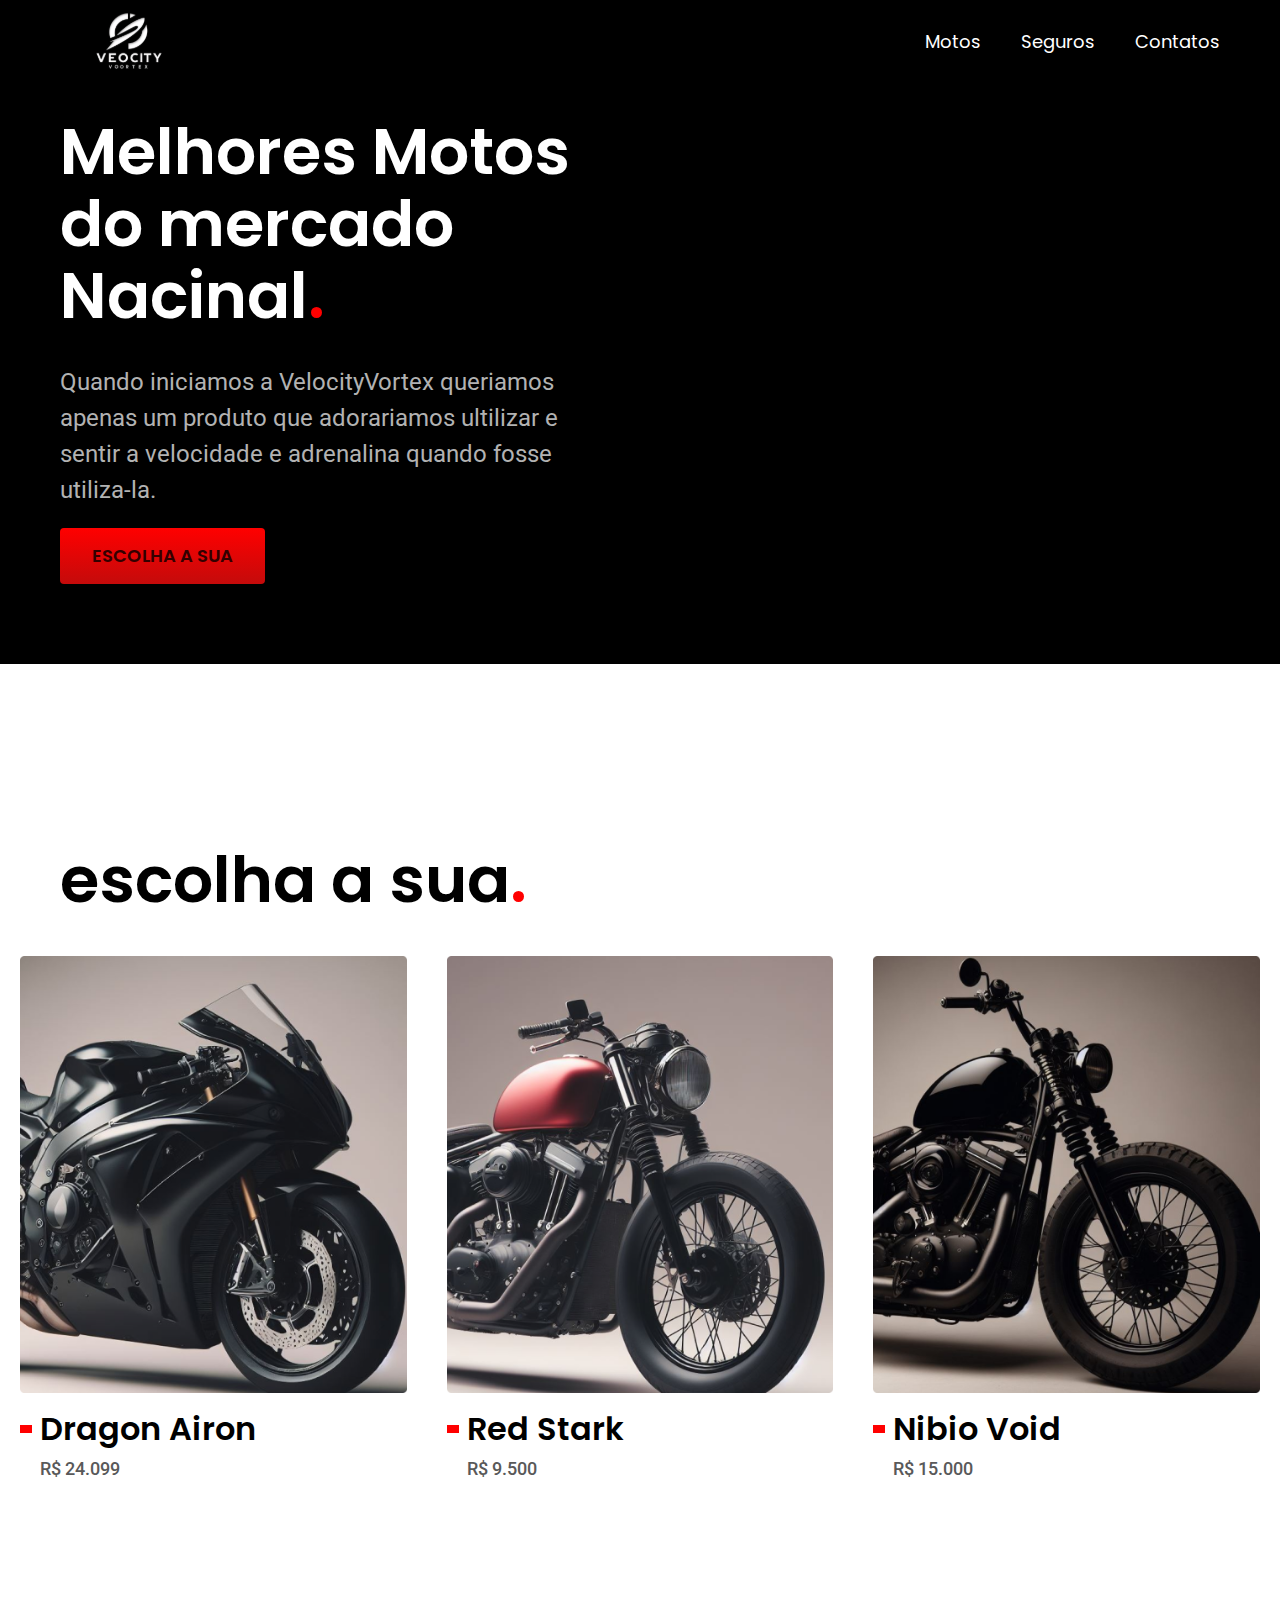
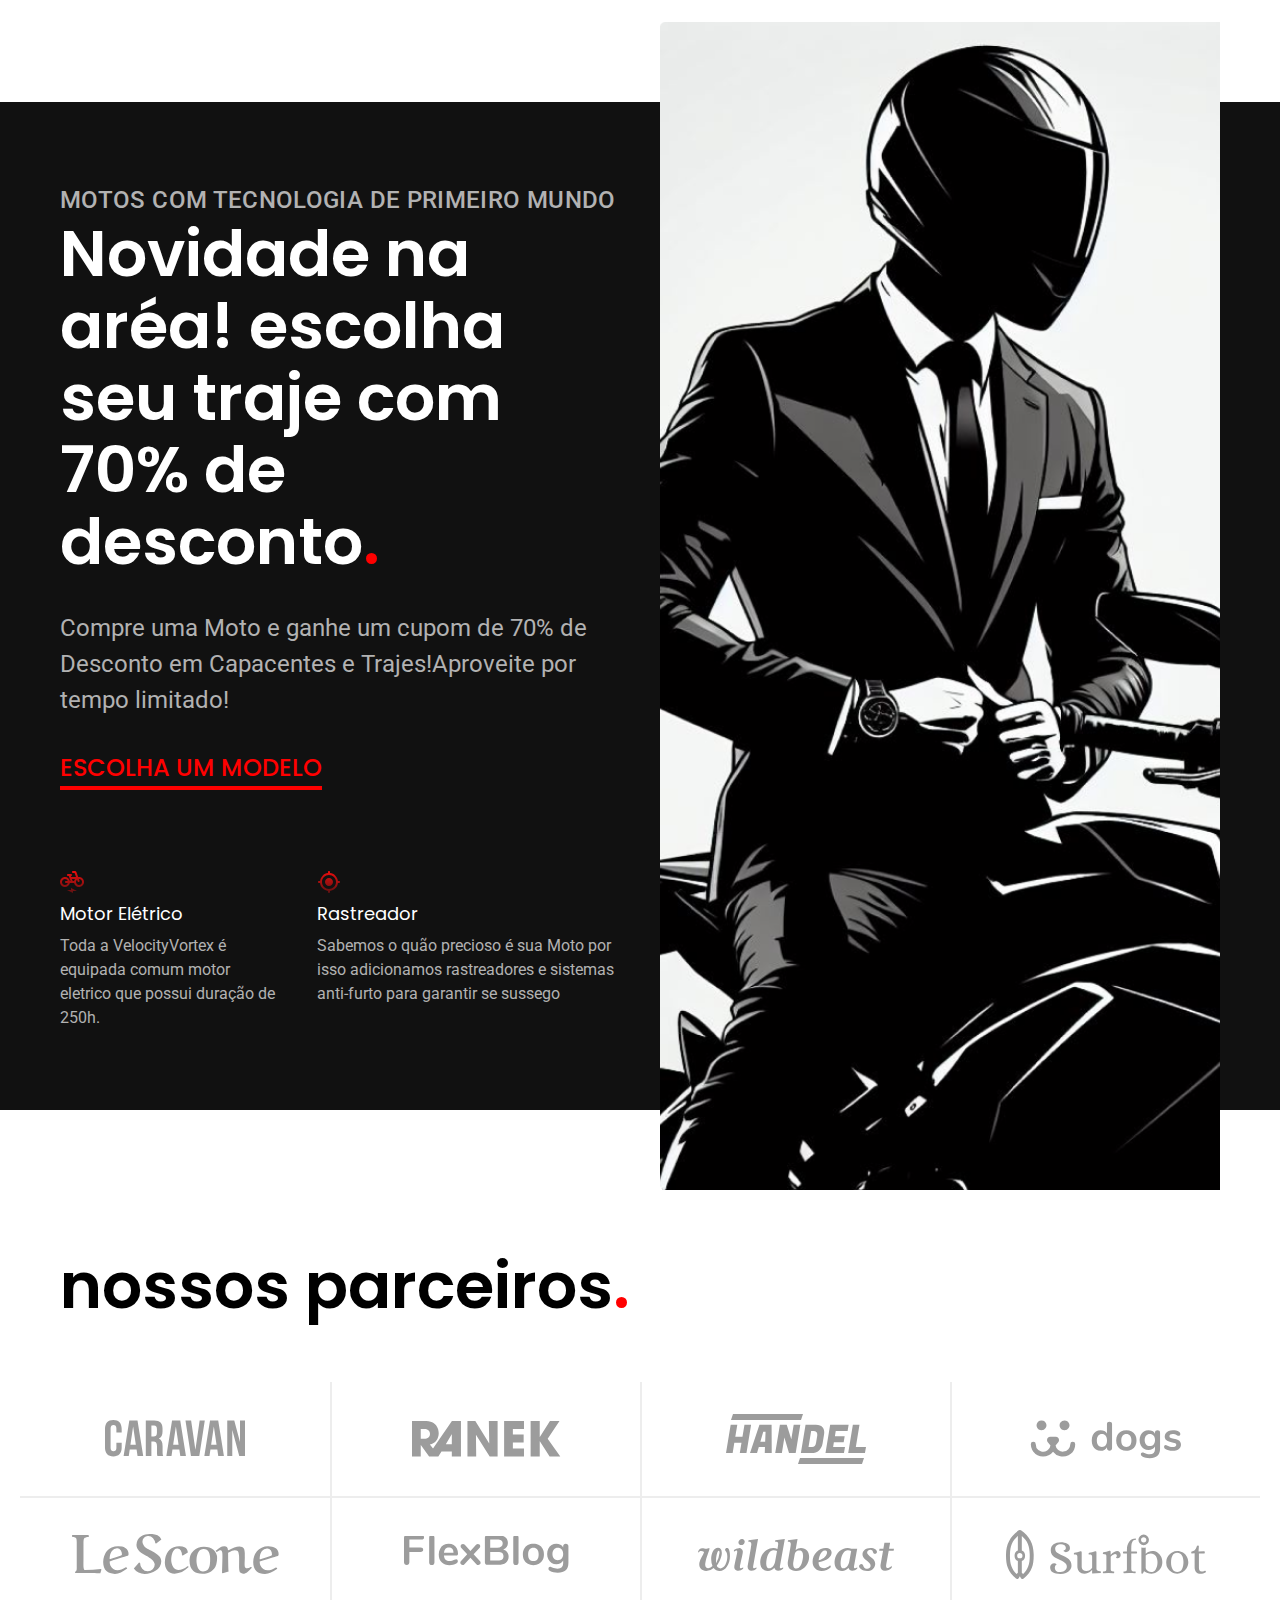
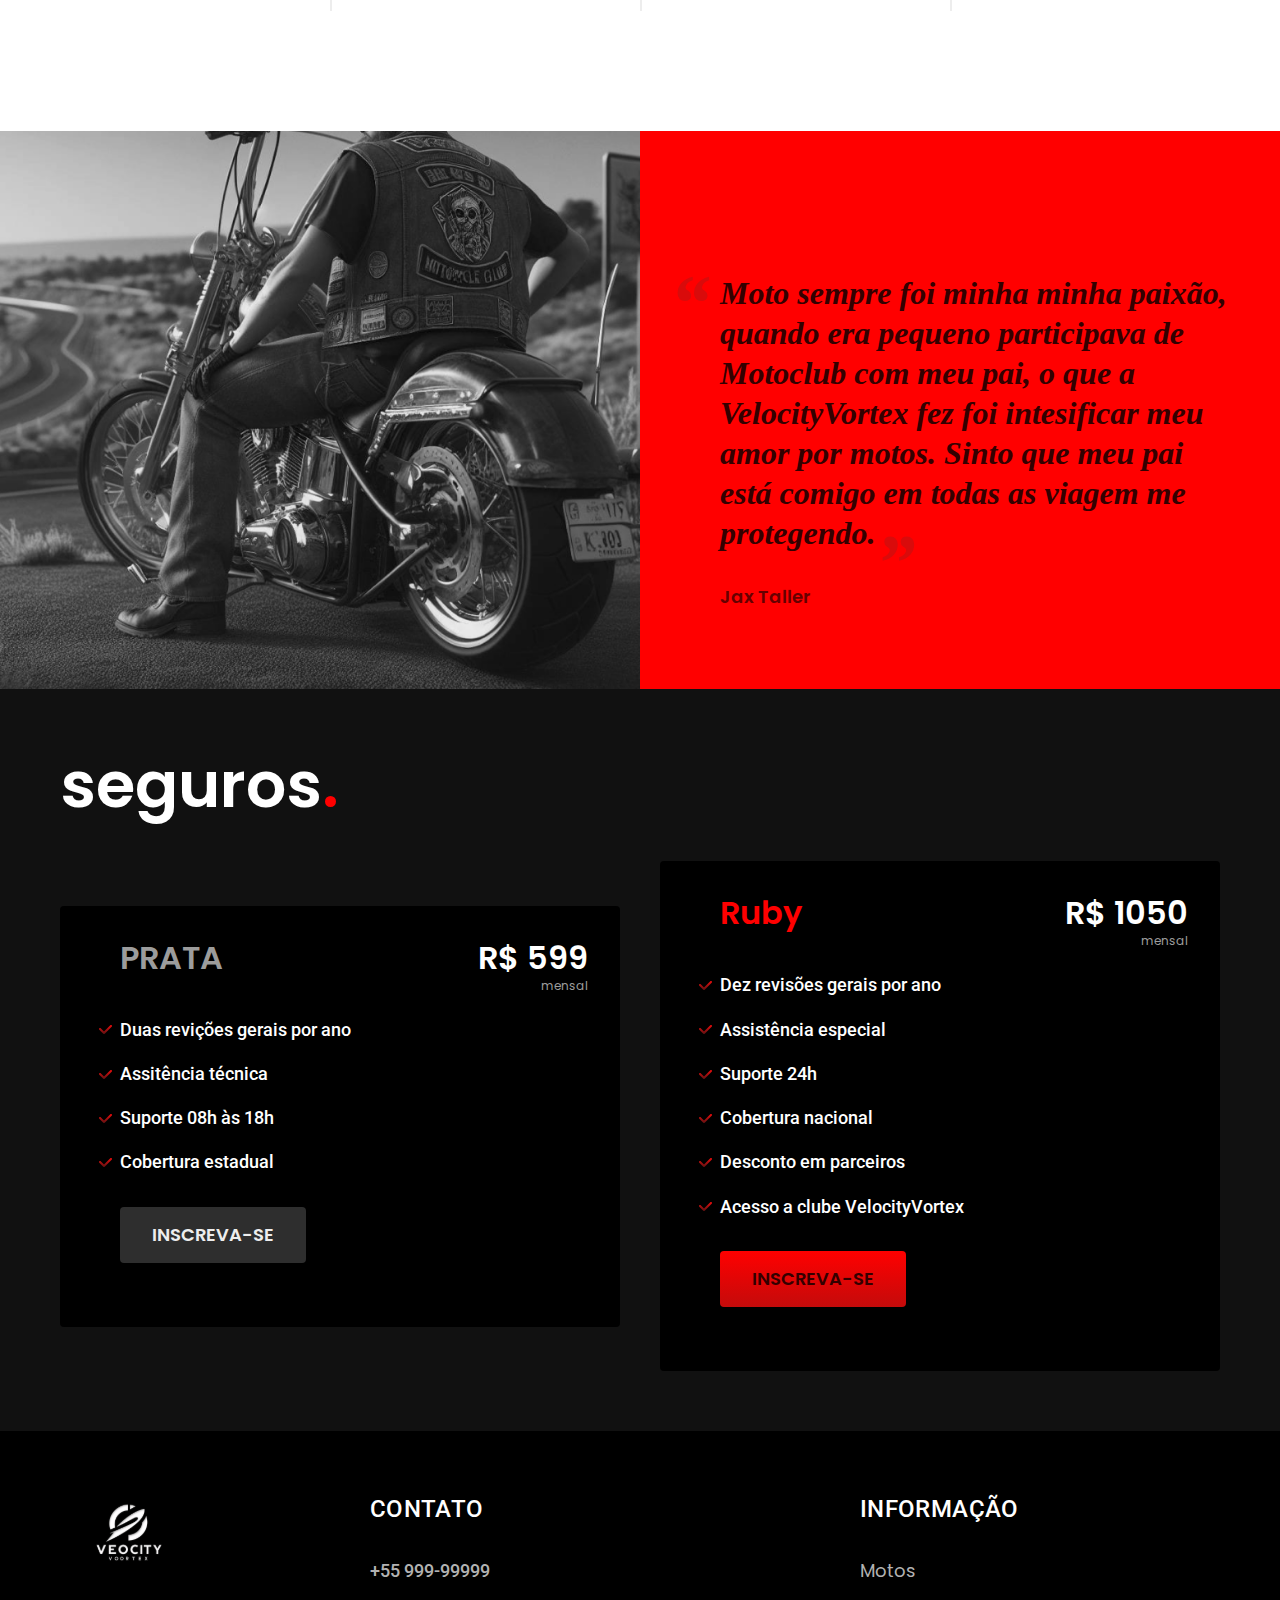
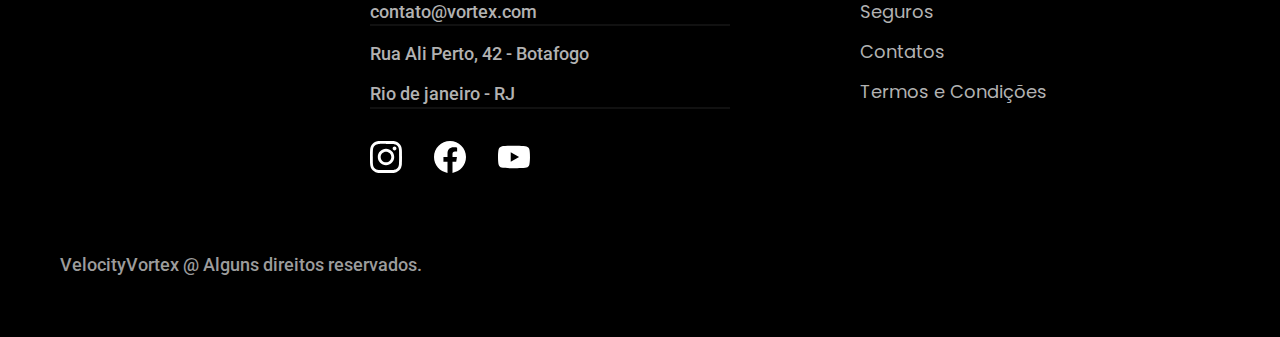
<file: index.html>
<!DOCTYPE html>
<html lang="pt-br">

<head>
  <meta charset="UTF-8">
  <meta name="viewport" content="width=device-width, initial-scale=1.0">

  <title>VelocityVortex - Motos Nascionais</title>
  <meta name="description" content="Quando iniciamos a VelocityVortex queriamos apenas um produto que adorariamos ultilizar e sentir a velocidade e adrenalina quando fosse utilizala. Somos apaixonados em Pilotar e Também fazer-lás.">

  <link rel="icon" href="./favicon.svg" type="image/svg+xml">

  <link rel="preload" href="./css/style.min.css" as="style">
  <link rel="stylesheet" href="./css/style.min.css">

  <link rel="preconnect" href="https://fonts.googleapis.com">
  <link rel="preconnect" href="https://fonts.gstatic.com" crossorigin>
  <link href="https://fonts.googleapis.com/css2?family=Merriweather:ital,wght@1,900&family=Poppins:wght@400;600&family=Roboto:wght@400;500&display=swap" rel="stylesheet">


  <script>
    document.documentElement.classList.add('js');
  </script>
</head>

<body>
  <header class="header-bg">
    <div class="header conteiner">
      <a href="./index.html">
        <img src="./img01/logo (2).svg" width="136" height="32" alt="VelocityVortex">
      </a>

      <nav aria-label="primaria">
        <ul class="header-menu font-1-m cor-0">
          <li><a href="./motos.html">Motos</a></li>
          <li><a href="./seguros.html">Seguros</a></li>
          <li><a href="./contatos.html">Contatos</a></li>
        </ul>
      </nav>
    </div>
  </header>

  <main class="introducao-bg">
    <div class="introducao conteiner">
      <div class="introducao-conteudo">
        <h1 class="font-1-xxl cor-0 fadeInDown" data-anime="200">Melhores Motos do mercado Nacinal<span class="cor-p1">.</span></h1>
        <p class="font-2-l cor-5 fadeInDown" data-anime="400">Quando iniciamos a VelocityVortex queriamos apenas um produto que adorariamos ultilizar e sentir a velocidade e adrenalina quando fosse utiliza-la.</p>
        <a class="botao fadeInDown" href="./motos.html" data-anime="600">escolha a sua</a>
      </div>
      <picture data-anime="800" class="fadeInDown">
        <source media="(max-width: 800px)" srcset="./img01/fotos/introducao.png">
        <img src="./img01/fotos/introducao.png" width="1280" height="1600" alt="Bicicleta elétrica preta.">
      </picture>
    </div>
  </main>

  <article class="bicicletas-lista">
    <h2 class="conteiner font-1-xxl">escolha a sua<span class="cor-p1">.</span></h2>

    <ul>
      <li>
        <a href="./bicicletas/Dragon.html">
          <img src="img01/motos/moto1.png" alt="Moto um" width="920" height="1040">
          <h3 class="font-1-xl">Dragon Airon</h3>
          <span class="font-2-m cor-8">R$ 24.099</span>
        </a>
      </li>
      <li>
        <a href="./bicicletas/Red.html">
          <img src="./img01/motos/moto2.png" alt="Moto dois" width="920" height="1040">
          <h3 class="font-1-xl">Red Stark</h3>
          <span class="font-2-m cor-8">R$ 9.500</span>
        </a>
      </li>
      <li>
        <a href="./bicicletas/nibio.html">
          <img src="./img01/motos/moto3.png" alt="Moto três" width="920" height="1040">
          <h3 class="font-1-xl">Nibio Void</h3>
          <span class="font-2-m cor-8">R$ 15.000</span>
        </a>
      </li>
    </ul>
  </article>

  <article class="tec-bg">
    <div class="tec conteiner">
      <div class="tec-conteudo">
        <span class="font-2-l-b cor-5">MOTOS COM TECNOLOGIA DE PRIMEIRO MUNDO</span>
        <h2 class="font-1-xxl cor-0">Novidade na aréa! escolha seu traje com 70% de desconto<span class="cor-p1">.</span></h2>
        <p class="font-2-l cor-5">Compre uma Moto e ganhe um cupom de 70% de Desconto em Capacentes e Trajes!Aproveite por tempo limitado!</p>
        <a class="link" href="./motos.html"> Escolha um modelo</a>

        <div class="tec-vatagens">
          <div>
            <img src="./img01/icones/eletrica.svg" width="24" height="24" alt="">
            <h3 class="font-1-m cor-0">Motor Elétrico</h3>
            <p class="font-2-s cor-5">Toda a VelocityVortex é equipada comum motor eletrico que possui duração de 250h.</p>
          </div>
          <div>
            <img src="./img01/icones/rastreador.svg" width="24" height="24" alt="">
            <h3 class="font-1-m cor-0">Rastreador</h3>
            <p class="font-2-s cor-5">Sabemos o quão precioso é sua Moto por isso adicionamos rastreadores e sistemas anti-furto para garantir se sussego</p>
          </div>
        </div>
      </div>
      <div class="tec-img">
        <img src="./img01/fotos/tecnologia (2).png" width="1200" height="1920" alt="">
      </div>
    </div>
  </article>

  <section class="parceiros" aria-label="Nossos Parceiros">
    <h2 class="conteiner font-1-xxl">nossos parceiros<span class="cor-p1">.</span></h2>
    <ul>
      <li><img src="./img/parceiros/caravan.svg" alt="Caravan" width="140" height="38"></li>
      <li><img src="./img/parceiros/ranek.svg" alt="Ranek" width="149" height="36"></li>
      <li><img src="./img/parceiros/handel.svg" alt="Handel" width="140" height="50"></li>
      <li><img src="./img/parceiros/dogs.svg" alt="Dogs" width="152" height="39"></li>
      <li><img src="./img/parceiros/lescone.svg" alt="LeScone" width="208" height="41"></li>
      <li><img src="./img/parceiros/flexblog.svg" alt="FlexBlog" width="165" height="38"></li>
      <li><img src="./img/parceiros/wildbeast.svg" alt="Wildbeast" width="196" height="34"></li>
      <li><img src="./img/parceiros/surfbot.svg" alt="Surfbot" width="200" height="49"></li>

    </ul>
  </section>

  <section class="depoimento" aria-label="Depoimento">
    <div>
      <img src="./img01/fotos/depoimento.png" width="1560" height="1360" alt="Pessoa pedalando uma bicicleta VelocityVortex">
    </div>
    <div class="depoimento-conteudo">
      <blockquote class="font-1-xl cor-p5">
        <p>Moto sempre foi minha minha paixão, quando era pequeno participava de Motoclub com meu pai, o que a VelocityVortex fez foi intesificar meu amor por motos. Sinto que meu pai está comigo em todas as viagem me protegendo.</p>
      </blockquote>
      <span class="font-1-m-b cor-p4">Jax Taller</span>
    </div>
  </section>

  <article class="seguro-bg">
    <div class="seguro conteiner">
      <h2 class="font-1-xxl cor-0">seguros<span class="cor-p1">.</span></h2>
      <div class="seguro-item">
        <h3 class="font-1-xl cor-6">PRATA</h3>
        <span class="font-1-xl cor-0">R$ 599 <span class="font-1-xs cor-6">mensal</span></span>
        <ul class="font-2-m cor-0">
          <li>Duas revições gerais por ano</li>
          <li>Assitência técnica</li>
          <li>Suporte 08h às 18h</li>
          <li>Cobertura estadual</li>
        </ul>
        <a class="botao secundario" href="./orcamento.html?tipo=seguro&produto=prata">Inscreva-se</a>
      </div>
      <div class="seguro-item">
        <h3 class="font-1-xl cor-p1">Ruby</h3>
        <span class="font-1-xl cor-0">R$ 1050<span class="font-1-xs cor-6">mensal</span></span>
        <ul class="font-2-m cor-0">
          <li>Dez revisões gerais por ano</li>
          <li>Assistência especial</li>
          <li>Suporte 24h</li>
          <li>Cobertura nacional</li>
          <li>Desconto em parceiros</li>
          <li>Acesso a clube VelocityVortex</li>
        </ul>
        <a class="botao " href="./orcamento.html?tipo=seguro&produto=Ruby">Inscreva-se</a>
      </div>
    </div>
  </article>

  <footer class="footer-bg">
    <div class="footer conteiner">
      <img src="./img01/logo (2).svg" width="136" height="32" alt="VelocityVortex">
      <div class="footer-contato">
        <h3 class="font-2-l-b cor-0">Contato</h3>
        <ul class="font-2-m cor-5">
          <li><a href="tel:+5521999999999">+55 999-99999</a></li>
          <li><a href="mailto:contato@vortex.com">contato@vortex.com</a></li>
          <li>Rua Ali Perto, 42 - Botafogo</li>
          <li>Rio de janeiro - RJ</li>
        </ul>
        <div class="footer-redes">
          <a href="./">
            <img src="./img01/redes/instagram.svg" width="32" height="32" alt="Instagram">
          </a>
          <a href="./">
            <img src="./img01/redes/facebook.svg" width="32" height="32" alt="Facebook">
          </a>
          <a href="./">
            <img src="./img01/redes/youtube.svg" width="32" height="32" alt="Youtube">
          </a>
          </a>
        </div>
      </div>
      <div class="footer-informacao">
        <h3 class="font-2-l-b cor-0">Informação</h3>
        <nav>
          <ul class="font-1-m cor-5">
            <li><a href="./motos.html">Motos</a></li>
            <li><a href="./seguros.html">Seguros</a></li>
            <li><a href="./contatos.html">Contatos</a></li>
            <li><a href="./termos.html">Termos e Condições</a></li>
          </ul>
        </nav>
      </div>
      <p class="footer-copy font-2-m cor-6">VelocityVortex @ Alguns direitos reservados.</p>
    </div>
  </footer>
  <script src="./js/plugins/simple-anime.js"></script>
  <script src="./js/script.js"></script>

</body>

</html>
</file>
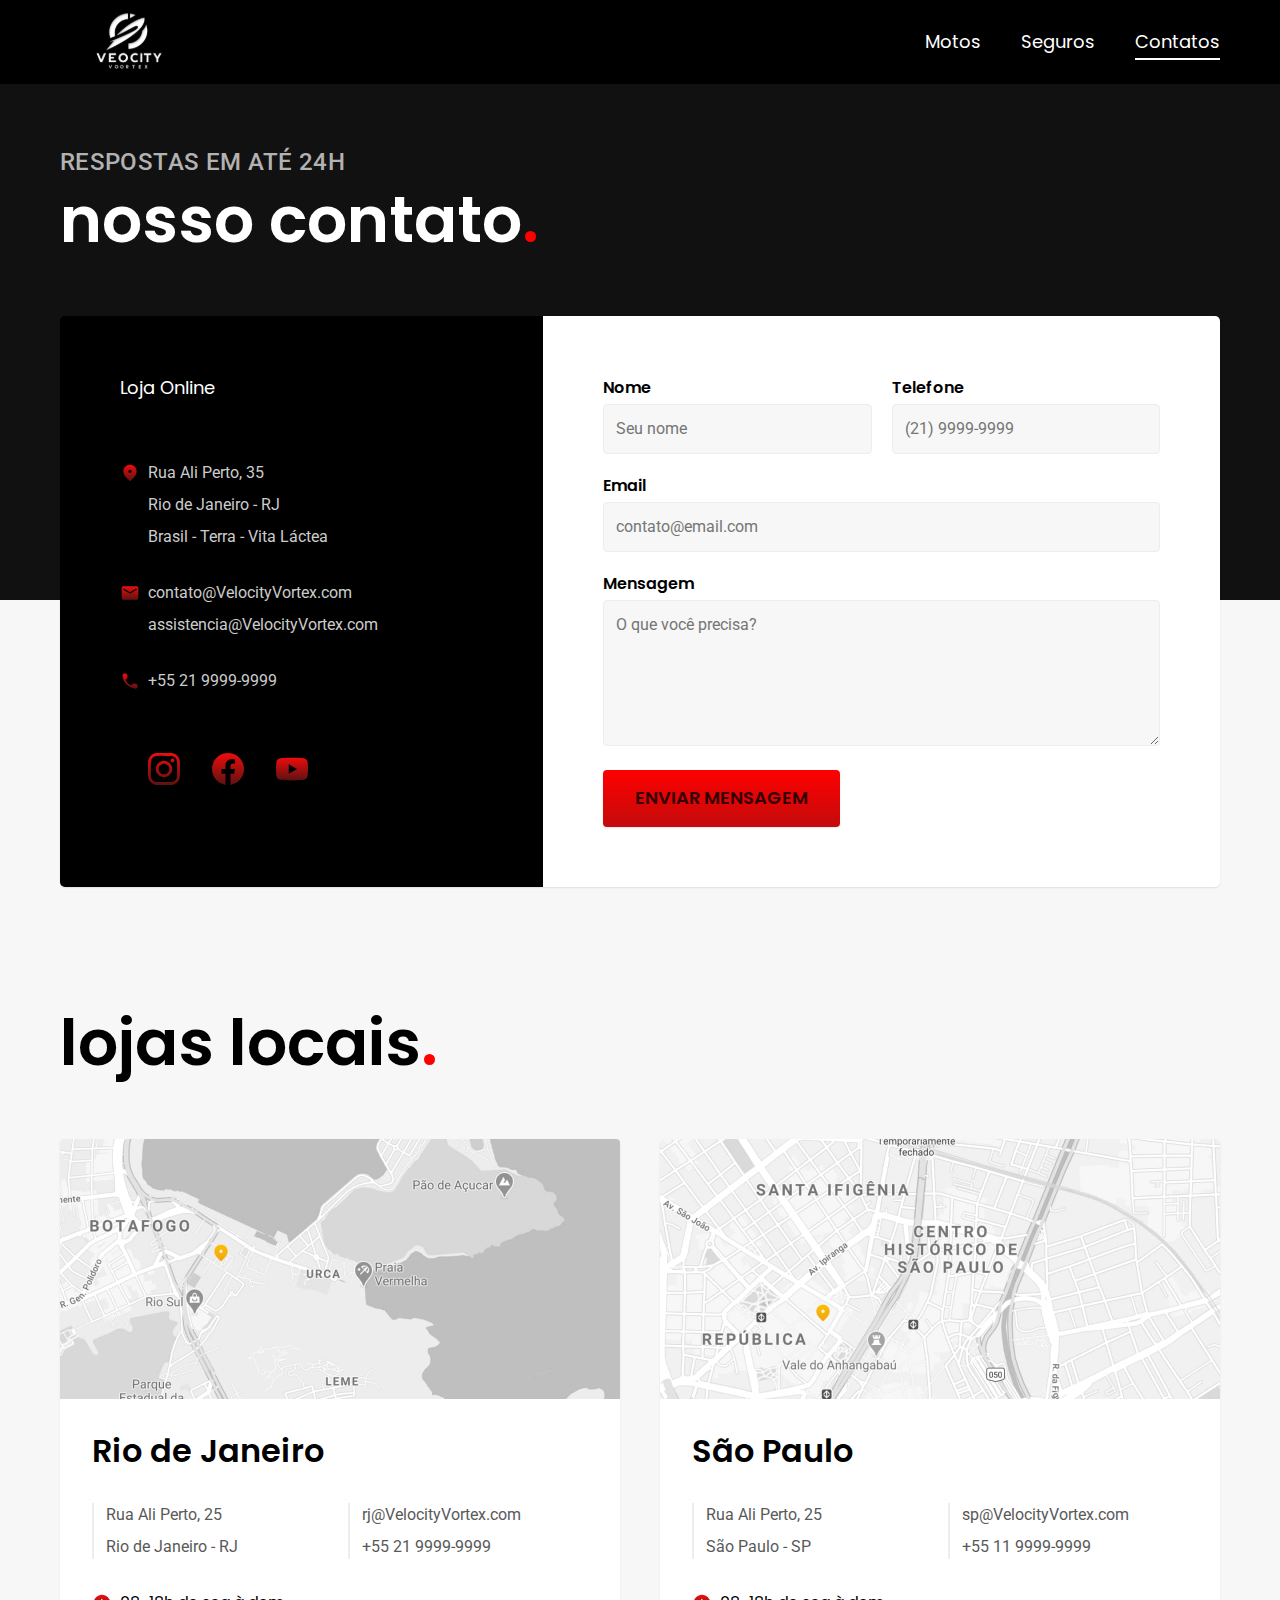
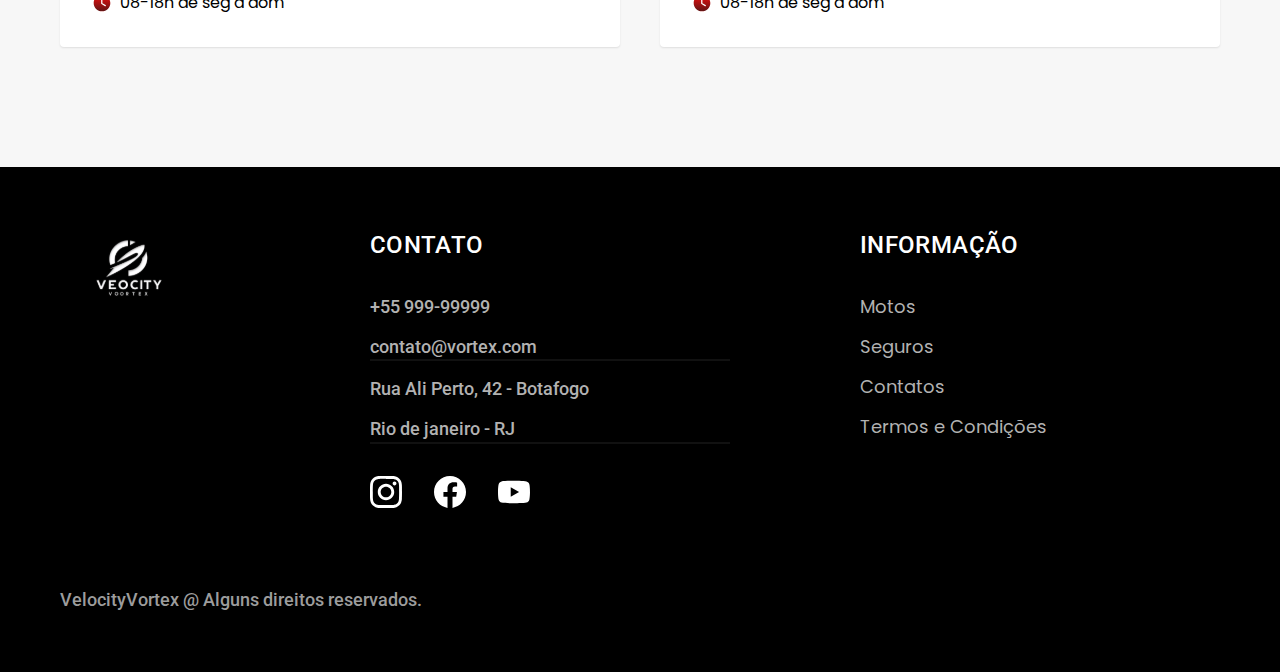
<file: contatos.html>
<!DOCTYPE html>
<html lang="pt-br">

<head>
  <meta charset="UTF-8">
  <meta name="viewport" content="width=device-width, initial-scale=1.0">

  <title>Contato - VelocityVortex</title>
  <meta name="description" content="Bicicleta elétrica de alta precisão e qualidade, feitos sob medidas para o cliente. Explore o mundo na sua velocidade com a VelocityVortex.">

  <link rel="icon" href="./favicon.svg" type="image/svg+xml">

  <link rel="preload" href="./css/style.min.css" as="style">
  <link rel="stylesheet" href="./css/style.min.css">
  <link rel="stylesheet" href="./css/style.min.css">

  <link rel="preconnect" href="https://fonts.googleapis.com">
  <link rel="preconnect" href="https://fonts.gstatic.com" crossorigin>
  <link href="https://fonts.googleapis.com/css2?family=Merriweather:ital,wght@1,900&family=Poppins:wght@400;600&family=Roboto:wght@400;500&display=swap" rel="stylesheet">
  <script>
    document.documentElement.classList.add('js');
  </script>
</head>

<body id="contato">
  <header class="header-bg">
    <div class="header conteiner">
      <a href="./index.html">
        <img src="./img01/logo (2).svg" width="136" height="32" alt="VelocityVortex">
      </a>

      <nav aria-label="primaria">
        <ul class="header-menu font-1-m cor-0">
          <li><a href="./motos.html">Motos</a></li>
          <li><a href="./seguros.html">Seguros</a></li>
          <li><a href="./contatos.html">Contatos</a></li>
        </ul>
      </nav>
    </div>
  </header>

  <main>
    <div class="titulo-bg">
      <div class="titulo conteiner">
        <p class="font-2-l-b cor-5">Respostas em até 24h</p>
        <h1 class="font-1-xxl cor-0">nosso contato<span class="cor-p1">.</span></h1>
      </div>
    </div>

    <div class="contato conteiner">
      <section class="contato-dados" aria-label="Endereço">
        <h2 class="font-1-m cor-0">Loja Online</h2>
        <div class="contato-endereco font-2-s cor-4">
          <p>Rua Ali Perto, 35</p>
          <p>Rio de Janeiro - RJ</p>
          <p>Brasil - Terra - Vita Láctea</p>
        </div>
        <address class="contato-meios font-2-s cor-4">
          <a href="mailto:contato@VelocityVortex.com">contato@VelocityVortex.com</a>
          <a href="mailto:assistencia@VelocityVortex.com">assistencia@VelocityVortex.com</a>
          <a href="tel:+552199999999">+55 21 9999-9999</a>
        </address>
        <div class="contato-redes">
          <a href="./">
            <img src="./img01/redes/instagram-p.svg" alt="Instagram">
          </a>
          <a href="./">
            <img src="./img01/redes/facebook-p.svg" alt="Facebook">
          </a>
          <a href="./">
            <img src="./img01/redes/youtube-p.svg" alt="Youtube">
          </a>
        </div>
      </section>
      <section class="contato-formulario" aria-label="Formulário">
        <form class="form" action="./contato.html">
          <div>
            <label for="nome">Nome</label>
            <input type="text" id="nome" name="nome" placeholder="Seu nome">
          </div>
          <div>
            <label for="telefone">Telefone</label>
            <input type="text" id="telefone" name="telefone" placeholder="(21) 9999-9999">
          </div>
          <div class="col-2">
            <label for="email">Email</label>
            <input type="email" id="email" name="email" placeholder="contato@email.com">
          </div>
          <div class="col-2">
            <label for="mensagem">Mensagem</label>
            <textarea rows="5" id="mensagem" name="mensagem" placeholder="O que você precisa?"></textarea>
          </div>
          <button class="botao col-2">Enviar Mensagem</button>
        </form>
      </section>
    </div>
  </main>

  <article class="lojas conteiner">
    <h2 class="font-1-xxl">lojas locais<span class="cor-p1">.</span></h2>
    <div class="lojas-item">
      <img src="./img/lojas/rj.jpg" alt="mapa marcando o endereço em Rua Ali Perto, 25 - Rio de Janeiro - RJ">
      <div class="lojas-conteudo">
        <h3 class="font-1-xl">Rio de Janeiro</h3>
        <div class="lojas-dados font-2-s cor-8">
          <p>Rua Ali Perto, 25</p>
          <p>Rio de Janeiro - RJ</p>
        </div>
        <div class="lojas-dados font-2-s cor-8">
          <a href="mailto:rj@VelocityVortex.com">rj@VelocityVortex.com</a>
          <a href="tel:+552199999999">+55 21 9999-9999</a>
        </div>
        <p class="lojas-tempo font-1-s"><img src="./img01/icones/horario.svg" alt="">08-18h de seg à dom</p>
      </div>
    </div>

    <div class="lojas-item">
      <img src="./img/lojas/sp.jpg" alt="mapa marcando o endereço em Rua Ali Perto, 25 - São Paulo - SP">
      <div class="lojas-conteudo">
        <h3 class="font-1-xl">São Paulo</h3>
        <div class="lojas-dados font-2-s cor-8">
          <p>Rua Ali Perto, 25</p>
          <p>São Paulo - SP</p>
        </div>
        <div class="lojas-dados font-2-s cor-8">
          <a href="mailto:sp@VelocityVortex.com">sp@VelocityVortex.com</a>
          <a href="tel:+551199999999">+55 11 9999-9999</a>
        </div>
        <p class="lojas-tempo font-1-s"><img src="./img01/icones/horario.svg" alt="">08-18h de seg à dom</p>
      </div>
    </div>
  </article>


  <footer class="footer-bg">
    <div class="footer conteiner">
      <img src="./img01/logo (2).svg" width="136" height="32" alt="VelocityVortex">
      <div class="footer-contato">
        <h3 class="font-2-l-b cor-0">Contato</h3>
        <ul class="font-2-m cor-5">
          <li><a href="tel:+5521999999999">+55 999-99999</a></li>
          <li><a href="mailto:contato@vortex.com">contato@vortex.com</a></li>
          <li>Rua Ali Perto, 42 - Botafogo</li>
          <li>Rio de janeiro - RJ</li>
        </ul>
        <div class="footer-redes">
          <a href="./">
            <img src="./img01/redes/instagram.svg" width="32" height="32" alt="Instagram">
          </a>
          <a href="./">
            <img src="./img01/redes/facebook.svg" width="32" height="32" alt="Facebook">
          </a>
          <a href="./">
            <img src="./img01/redes/youtube.svg" width="32" height="32" alt="Youtube">
          </a>
          </a>
        </div>
      </div>
      <div class="footer-informacao">
        <h3 class="font-2-l-b cor-0">Informação</h3>
        <nav>
          <ul class="font-1-m cor-5">
            <li><a href="./motos.html">Motos</a></li>
            <li><a href="./seguros.html">Seguros</a></li>
            <li><a href="./contatos.html">Contatos</a></li>
            <li><a href="./termos.html">Termos e Condições</a></li>
          </ul>
        </nav>
      </div>
      <p class="footer-copy font-2-m cor-6">VelocityVortex @ Alguns direitos reservados.</p>
    </div>
  </footer>
  <script src="./js/script.js"></script>
</body>

</html>
</file>
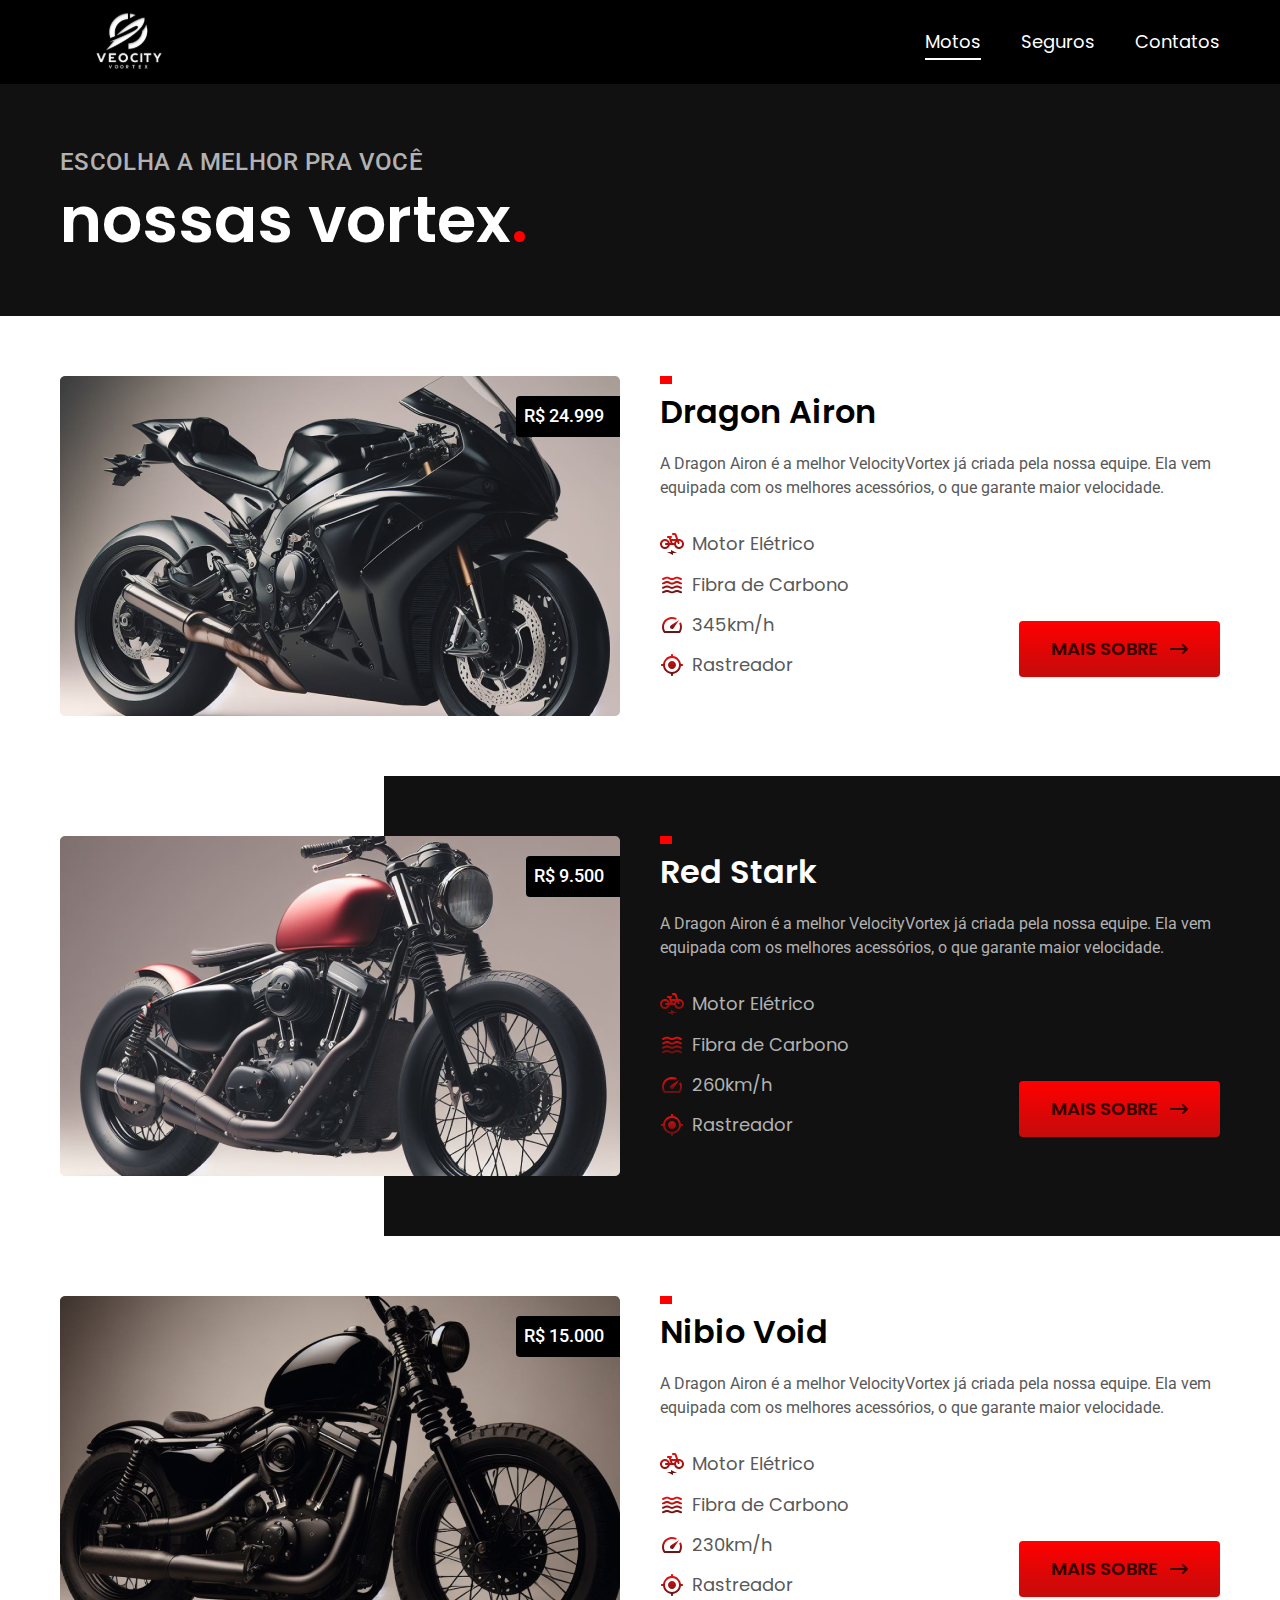
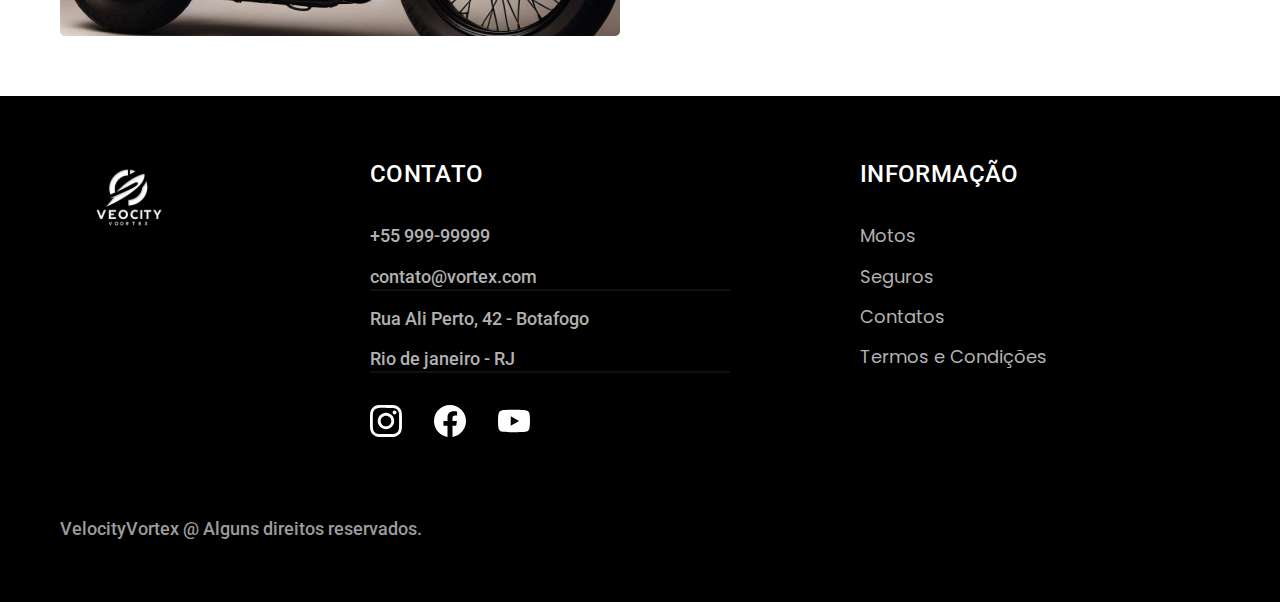
<file: motos.html>
<!DOCTYPE html>
<html lang="pt-br">

<head>
  <meta charset="UTF-8">
  <meta name="viewport" content="width=device-width, initial-scale=1.0">

  <title>Motos | VelocityVortex</title>
  <meta name="description" content="Bicicletas.">

  <link rel="icon" href="./favicon.svg" type="image/svg+xml">

  <link rel="preload" href="./css/style.min.css" as="style">
  <link rel="stylesheet" href="./css/style.min.css">
  <link rel="stylesheet" href="./css/style.min.css">

  <link rel="preconnect" href="https://fonts.googleapis.com">
  <link rel="preconnect" href="https://fonts.gstatic.com" crossorigin>
  <link href="https://fonts.googleapis.com/css2?family=Merriweather:ital,wght@1,900&family=Poppins:wght@400;600&family=Roboto:wght@400;500&display=swap" rel="stylesheet">
  <script>
    document.documentElement.classList.add('js');
  </script>
</head>

<body id="bicicletas">
  <header class="header-bg">
    <div class="header conteiner">
      <a href="./index.html">
        <img src="./img01/logo (2).svg" width="136" height="32" alt="VelocityVortex">
      </a>

      <nav aria-label="primaria">
        <ul class="header-menu font-1-m cor-0">
          <li><a href="./motos.html">Motos</a></li>
          <li><a href="./seguros.html">Seguros</a></li>
          <li><a href="./contatos.html">Contatos</a></li>
        </ul>
      </nav>
    </div>
  </header>

  <main>
    <div class="titulo-bg">
      <div class="titulo conteiner">
        <p class="font-2-l-b cor-5">Escolha a melhor pra você</p>
        <h1 class="font-1-xxl cor-0">nossas vortex<span class="cor-p1">.</span></h1>
      </div>

    </div>

    <div class="bi conteiner">
      <div class="bi-img">
        <img src="img01/motos/moto01.png" alt="moto um">
        <span class="font-2-m cor-0">R$ 24.999</span>
      </div>
      <div class="bi-conteudo">
        <h2 class="font-1-xl">Dragon Airon</h2>
        <p class="font-2-s cor-8">A Dragon Airon é a melhor VelocityVortex já criada pela nossa equipe. Ela vem equipada com os melhores acessórios, o que garante maior velocidade.</p>
        <ul class="font-1-m cor-8">
          <li><img src="img01/icones/eletrica.svg" alt="">Motor Elétrico</li>
          <li><img src="img01/icones/carbono.svg" alt="">Fibra de Carbono</li>
          <li><img src="img01/icones/velocidade.svg" alt="">345km/h</li>
          <li><img src="img01/icones/rastreador.svg" alt="">Rastreador</li>
        </ul>
        <a class="botao seta" href="./bicicletas/Dragon.html">Mais Sobre</a>
      </div>
    </div>


    <div class="bi-bg">
      <div class="bi conteiner">
        <div class="bi-img">
          <img src="img01/motos/moto02.png" alt="bicicleta preta">
          <span class="font-2-m cor-0">R$ 9.500</span>
        </div>
        <div class="bi-conteudo">
          <h2 class="font-1-xl cor-0">Red Stark</h2>
          <p class="font-2-s cor-5">A Dragon Airon é a melhor VelocityVortex já criada pela nossa equipe. Ela vem equipada com os melhores acessórios, o que garante maior velocidade.</p>
          <ul class="font-1-m cor-5">
            <li><img src="img01/icones/eletrica.svg" alt="">Motor Elétrico</li>
            <li><img src="img01/icones/carbono.svg" alt="">Fibra de Carbono</li>
            <li><img src="img01/icones/velocidade.svg" alt="">260km/h</li>
            <li><img src="img01/icones/rastreador.svg" alt="">Rastreador</li>
          </ul>
          <a class="botao seta" href="./bicicletas/Red.html">Mais Sobre</a>
        </div>
      </div>
    </div>


    <div class="bi conteiner">
      <div class="bi-img">
        <img src="img01/motos/moto03.png" alt="bicicleta preta">
        <span class="font-2-m cor-0">R$ 15.000</span>
      </div>
      <div class="bi-conteudo">
        <h2 class="font-1-xl">Nibio Void</h2>
        <p class="font-2-s cor-8">A Dragon Airon é a melhor VelocityVortex já criada pela nossa equipe. Ela vem equipada com os melhores acessórios, o que garante maior velocidade.</p>
        <ul class="font-1-m cor-8">
          <li><img src="img01/icones/eletrica.svg" alt="">Motor Elétrico</li>
          <li><img src="img01/icones/carbono.svg" alt="">Fibra de Carbono</li>
          <li><img src="img01/icones/velocidade.svg" alt="">230km/h</li>
          <li><img src="img01/icones/rastreador.svg" alt="">Rastreador</li>
        </ul>
        <a class="botao seta" href="./bicicletas/nibio.html">Mais Sobre</a>
      </div>
    </div>


  </main>

  <footer class="footer-bg">
    <div class="footer conteiner">
      <img src="./img01/logo (2).svg" width="136" height="32" alt="VelocityVortex">
      <div class="footer-contato">
        <h3 class="font-2-l-b cor-0">Contato</h3>
        <ul class="font-2-m cor-5">
          <li><a href="tel:+5521999999999">+55 999-99999</a></li>
          <li><a href="mailto:contato@vortex.com">contato@vortex.com</a></li>
          <li>Rua Ali Perto, 42 - Botafogo</li>
          <li>Rio de janeiro - RJ</li>
        </ul>
        <div class="footer-redes">
          <a href="./">
            <img src="./img01/redes/instagram.svg" width="32" height="32" alt="Instagram">
          </a>
          <a href="./">
            <img src="./img01/redes/facebook.svg" width="32" height="32" alt="Facebook">
          </a>
          <a href="./">
            <img src="./img01/redes/youtube.svg" width="32" height="32" alt="Youtube">
          </a>
          </a>
        </div>
      </div>
      <div class="footer-informacao">
        <h3 class="font-2-l-b cor-0">Informação</h3>
        <nav>
          <ul class="font-1-m cor-5">
            <li><a href="./motos.html">Motos</a></li>
            <li><a href="./seguros.html">Seguros</a></li>
            <li><a href="./contatos.html">Contatos</a></li>
            <li><a href="./termos.html">Termos e Condições</a></li>
          </ul>
        </nav>
      </div>
      <p class="footer-copy font-2-m cor-6">VelocityVortex @ Alguns direitos reservados.</p>
    </div>
  </footer>
  <script src="./js/script.js"></script>
</body>

</html>
</file>
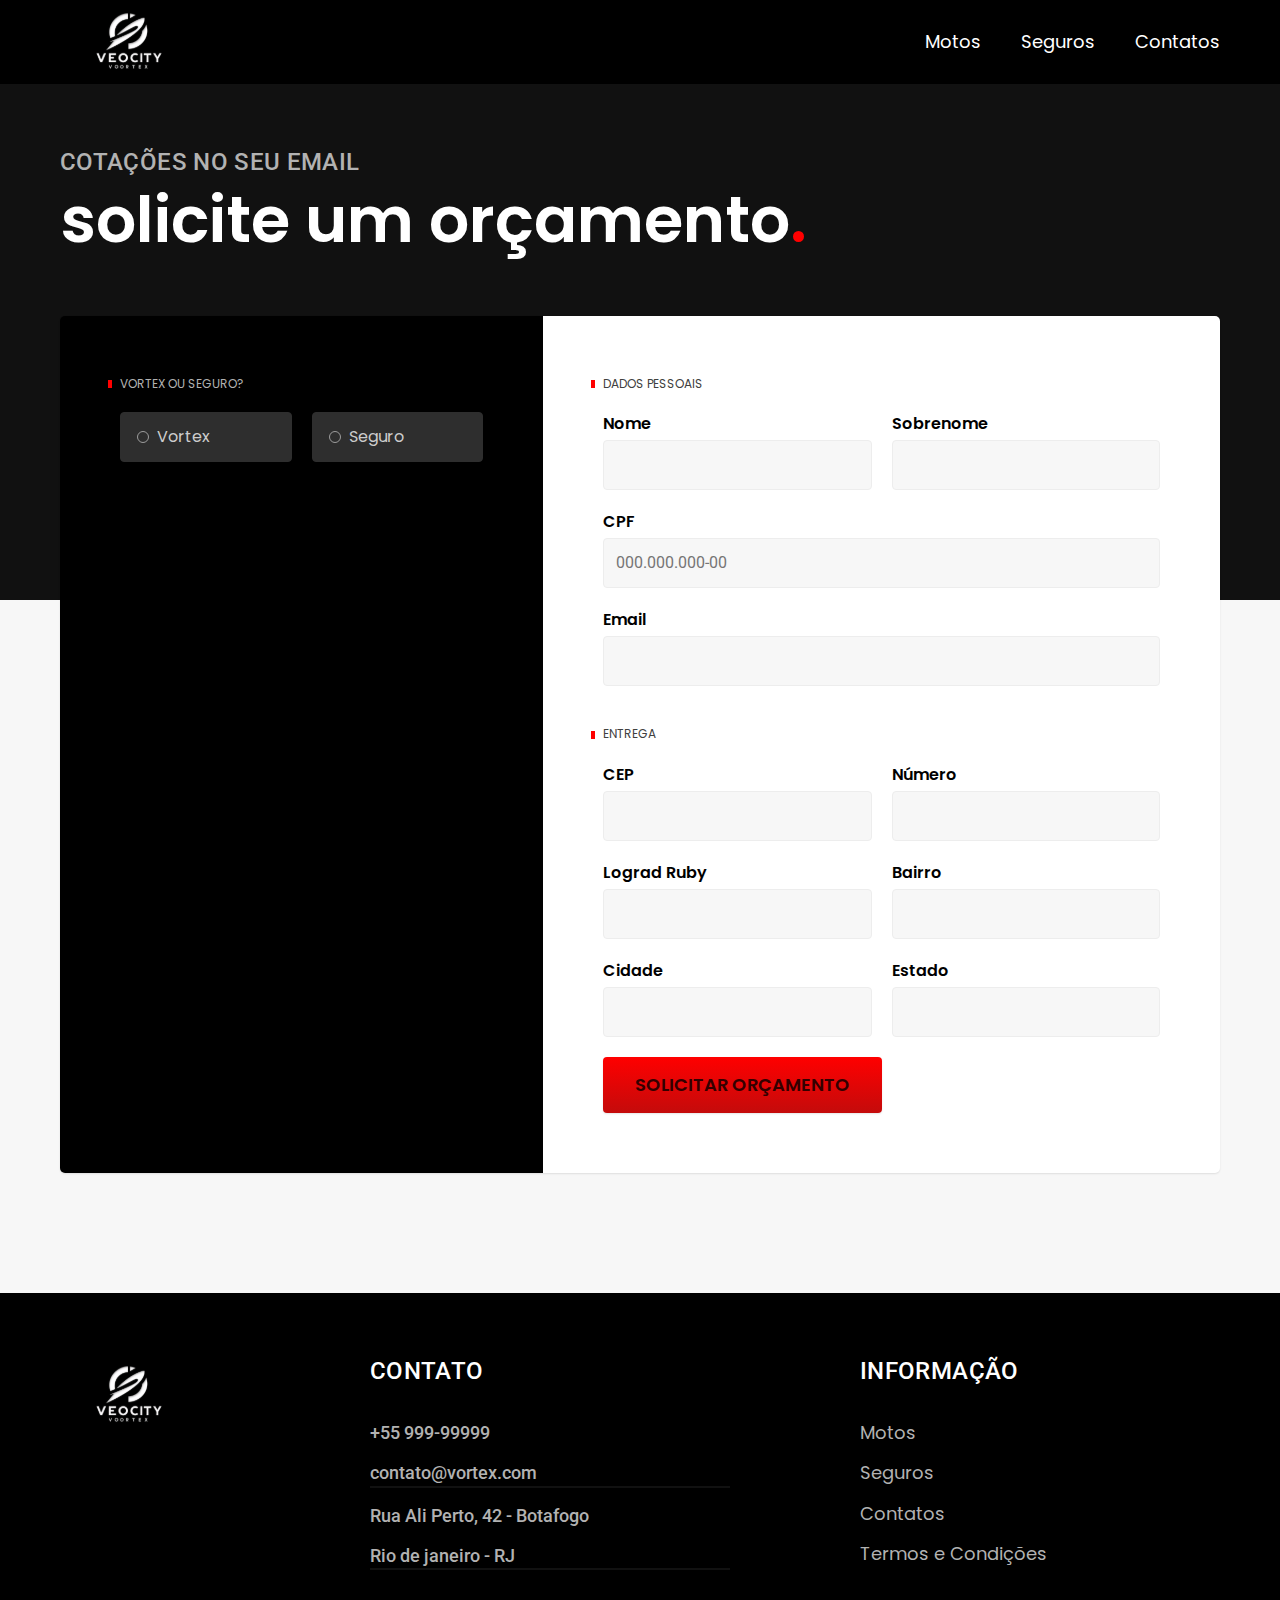
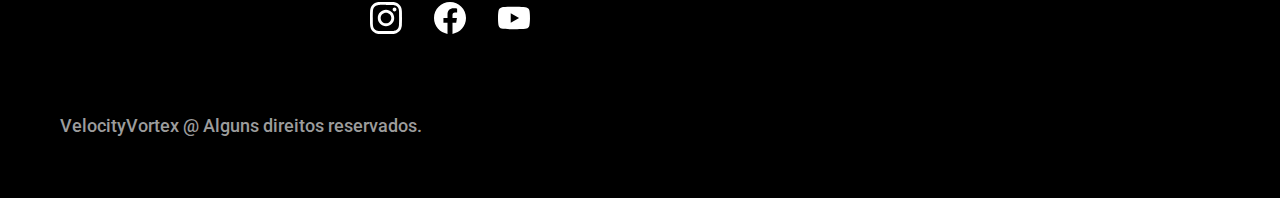
<file: orcamento.html>
<!DOCTYPE html>
<html lang="pt-br">

<head>
  <meta charset="UTF-8">
  <meta name="viewport" content="width=device-width, initial-scale=1.0">

  <title>Orçamento | VelocityVortex</title>
  <meta name="description" content="Termos e Condiçõe.">

  <link rel="icon" href="./favicon.svg" type="image/svg+xml">

  <link rel="preload" href="./css/style.min.css" as="style">
  <link rel="stylesheet" href="./css/style.min.css">
  <link rel="stylesheet" href="./css/style.min.css">

  <link rel="preconnect" href="https://fonts.googleapis.com">
  <link rel="preconnect" href="https://fonts.gstatic.com" crossorigin>
  <link href="https://fonts.googleapis.com/css2?family=Merriweather:ital,wght@1,900&family=Poppins:wght@400;600&family=Roboto:wght@400;500&display=swap" rel="stylesheet">
  <script>
    document.documentElement.classList.add('js');
  </script>
</head>

<body id="orcamento">
  <header class="header-bg">
    <div class="header conteiner">
      <a href="./index.html">
        <img src="./img01/logo (2).svg" width="136" height="32" alt="VelocityVortex">
      </a>

      <nav aria-label="primaria">
        <ul class="header-menu font-1-m cor-0">
          <li><a href="./motos.html">Motos</a></li>
          <li><a href="./seguros.html">Seguros</a></li>
          <li><a href="./contatos.html">Contatos</a></li>
        </ul>
      </nav>
    </div>
  </header>
  <main>
    <div class="titulo-bg">
      <div class="titulo conteiner">
        <p class="font-2-l-b cor-5">Cotações no seu email</p>
        <h1 class="font-1-xxl cor-0">solicite um orçamento<span class="cor-p1">.</span></h1>
      </div>
    </div>

    <form class="orcamento conteiner" action="./orcamento.html">
      <div class="orcamento-produto">
        <h2 class="font-1-xs cor-5">Vortex ou Seguro?</h2>

        <input type="radio" name="tipo" value="VelocityVortex" id="VelocityVortex">
        <label for="VelocityVortex">Vortex</label>

        <input type="radio" name="tipo" value="seguro" id="seguro">
        <label for="seguro">Seguro</label>

        <div class="orcamento-conteudo" id="orcamento-VelocityVortex">
          <h2 class="font-1-xs cor-5">Escolha a sua</h2>

          <input type="radio" name="produto" value="Dragon" id="Dragon">
          <label for="Dragon">Dragon Airon <span>R$ 24.999</span></label>
          <div class="orcamento-detalhes">
            <ul class="font-1-xs cor-8">
              <li><img src="./img01/icones/eletrica.svg" alt=""> Motor Elétrico</li>
              <li><img src="./img01/icones/carbono.svg" alt=""> Fibra de Carbono</li>
              <li><img src="./img01/icones/velocidade.svg" alt=""> 345 km/h</li>
              <li><img src="./img01/icones/rastreador.svg" alt=""> Rastreador</li>
            </ul>
            <img src="./img01/motos/moto01.png" alt="moto01">
          </div>

          <input type="radio" name="produto" value="Red" id="Red">
          <label for="Red">Red Stark <span>R$ 9.500</span></label>
          <div class="orcamento-detalhes">
            <ul class="font-1-xs cor-8">
              <li><img src="./img01/icones/eletrica.svg" alt=""> Motor Elétrico</li>
              <li><img src="./img01/icones/carbono.svg" alt=""> Fibra de Carbono</li>
              <li><img src="./img01/icones/velocidade.svg" alt=""> 260 km/h</li>
              <li><img src="./img01/icones/rastreador.svg" alt=""> Rastreador</li>
            </ul>
            <img src="./img01/motos/moto02.png" alt="moto02">
          </div>

          <input type="radio" name="produto" value="Nibio" id="Nibio">
          <label for="Nibio">Nibio Stark <span>R$ 4999</span></label>
          <div class="orcamento-detalhes">
            <ul class="font-1-xs cor-8">
              <li><img src="./img01/icones/eletrica.svg" alt=""> Motor Elétrico</li>
              <li><img src="./img01/icones/carbono.svg" alt=""> Fibra de Carbono</li>
              <li><img src="./img01/icones/velocidade.svg" alt=""> 230 km/h</li>
              <li><img src="./img01/icones/rastreador.svg" alt=""> Rastreador</li>
            </ul>
            <img src="./img01/motos/moto03.png" alt="moto03">
          </div>

        </div>

        <div class="orcamento-conteudo" id="orcamento-seguro">
          <h2 class="font-1-xs cor-5">Escolha o plano</h2>

          <input type="radio" name="produto" value="prata" id="prata">
          <label for="prata">Prata <span>R$ 599</span></label>

          <input type="radio" name="produto" value="Ruby" id="Ruby">
          <label for=" Ruby">Ruby <span>R$ 1050</span></label>
        </div>
      </div>
      <div class="orcamento-dados form">
        <h2 class="font-1-xs cor-9 col-2">dados pessoais</h2>
        <div>
          <label for="nome">Nome</label>
          <input type="text" id="nome" name="nome">
        </div>
        <div>
          <label for="sobrenome">Sobrenome</label>
          <input type="text" id="sobrenome" name="sobrenome">
        </div>
        <div class="col-2">
          <label for="cpf">CPF</label>
          <input type="text" id="cpf" name="cpf" placeholder="000.000.000-00">
        </div>
        <div class="col-2">
          <label for="email">Email</label>
          <input type="email" id="email" name="email">
        </div>
        <h2 class="font-1-xs cor-9 col-2">entrega</h2>
        <div>
          <label for="cep">CEP</label>
          <input type="text" id="cep" name="cep">
        </div>
        <div>
          <label for="numero">Número</label>
          <input type="text" id="numero" name="numero">
        </div>
        <div>
          <label for="lograd Ruby">Lograd Ruby</label>
          <input type="text" id="lograd Ruby" name="lograd Ruby">
        </div>
        <div>
          <label for="bairro">Bairro</label>
          <input type="text" id="bairro" name="bairro">
        </div>
        <div>
          <label for="cidade">Cidade</label>
          <input type="text" id="cidade" name="cidade">
        </div>
        <div>
          <label for="estado">Estado</label>
          <input type="text" id="estado" name="estado">
        </div>
        <button class="botao col-2">Solicitar Orçamento</button>
      </div>
    </form>
  </main>

  <footer class="footer-bg">
    <div class="footer conteiner">
      <img src="./img01/logo (2).svg" width="136" height="32" alt="VelocityVortex">
      <div class="footer-contato">
        <h3 class="font-2-l-b cor-0">Contato</h3>
        <ul class="font-2-m cor-5">
          <li><a href="tel:+5521999999999">+55 999-99999</a></li>
          <li><a href="mailto:contato@vortex.com">contato@vortex.com</a></li>
          <li>Rua Ali Perto, 42 - Botafogo</li>
          <li>Rio de janeiro - RJ</li>
        </ul>
        <div class="footer-redes">
          <a href="./">
            <img src="./img01/redes/instagram.svg" width="32" height="32" alt="Instagram">
          </a>
          <a href="./">
            <img src="./img01/redes/facebook.svg" width="32" height="32" alt="Facebook">
          </a>
          <a href="./">
            <img src="./img01/redes/youtube.svg" width="32" height="32" alt="Youtube">
          </a>
          </a>
        </div>
      </div>
      <div class="footer-informacao">
        <h3 class="font-2-l-b cor-0">Informação</h3>
        <nav>
          <ul class="font-1-m cor-5">
            <li><a href="./motos.html">Motos</a></li>
            <li><a href="./seguros.html">Seguros</a></li>
            <li><a href="./contatos.html">Contatos</a></li>
            <li><a href="./termos.html">Termos e Condições</a></li>
          </ul>
        </nav>
      </div>
      <p class="footer-copy font-2-m cor-6">VelocityVortex @ Alguns direitos reservados.</p>
    </div>
  </footer>
  <script src="./js/script.js"></script>
</body>

</html>
</file>
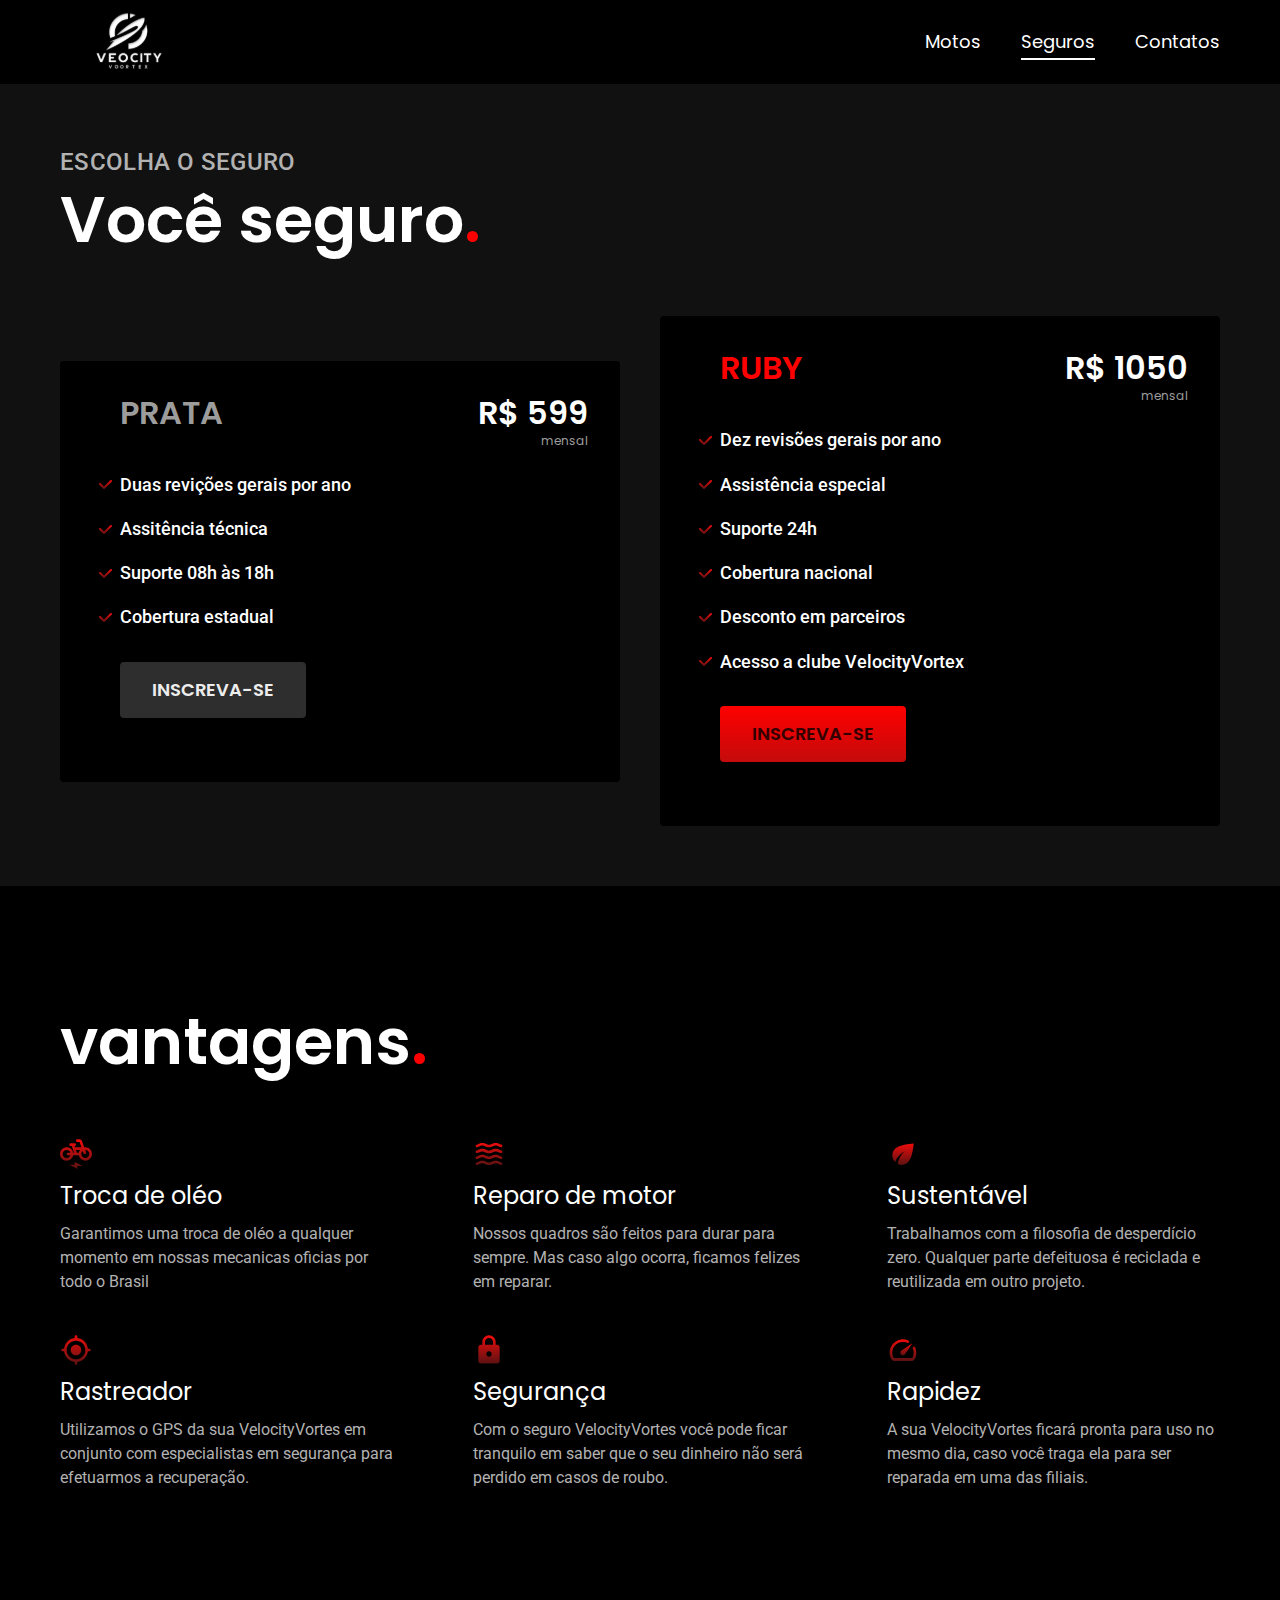
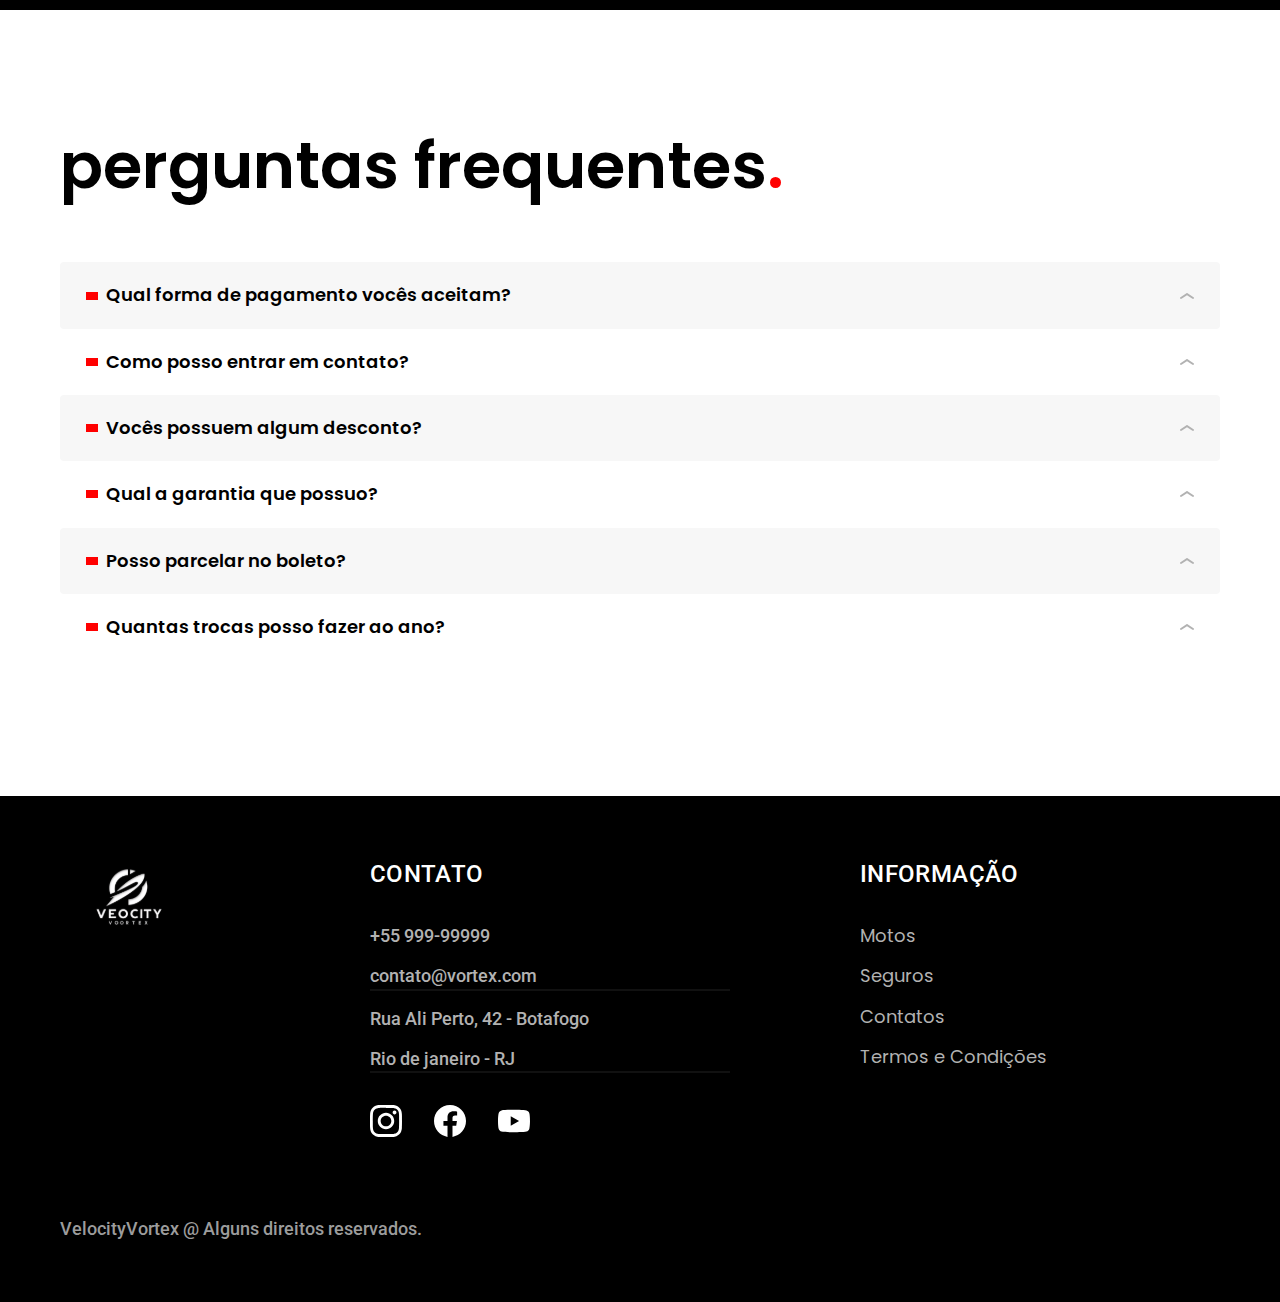
<file: seguros.html>
<!DOCTYPE html>
<html lang="pt-br">

<head>
  <meta charset="UTF-8">
  <meta name="viewport" content="width=device-width, initial-scale=1.0">

  <title>Seguros | VelocityVortes</title>
  <meta name="description" content="Termos e Condiçõe.">

  <link rel="icon" href="./favicon.svg" type="image/svg+xml">

  <link rel="preload" href="./css/style.min.css" as="style">
  <link rel="stylesheet" href="./css/style.min.css">
  <link rel="stylesheet" href="./css/style.min.css">

  <link rel="preconnect" href="https://fonts.googleapis.com">
  <link rel="preconnect" href="https://fonts.gstatic.com" crossorigin>
  <link href="https://fonts.googleapis.com/css2?family=Merriweather:ital,wght@1,900&family=Poppins:wght@400;600&family=Roboto:wght@400;500&display=swap" rel="stylesheet">
  <script>
    document.documentElement.classList.add('js');
  </script>
</head>

<body id="seguros">
  <header class="header-bg">
    <div class="header conteiner">
      <a href="./index.html">
        <img src="./img01/logo (2).svg" width="136" height="32" alt="VelocityVortex">
      </a>

      <nav aria-label="primaria">
        <ul class="header-menu font-1-m cor-0">
          <li><a href="./motos.html">Motos</a></li>
          <li><a href="./seguros.html">Seguros</a></li>
          <li><a href="./contatos.html">Contatos</a></li>
        </ul>
      </nav>
    </div>
  </header>

  <main class="seguro-bg">
    <div class="titulo-bg">
      <div class="titulo conteiner">
        <p class="font-2-l-b cor-5">Escolha o seguro</p>
        <h1 class="font-1-xxl cor-0">Você seguro<span class="cor-p1">.</span></h1>
      </div>
    </div>

    <div class="seguro conteiner">
      <div class="seguro-item fadeInLeft" data-anime="200">
        <h3 class="font-1-xl cor-6">PRATA</h3>
        <span class="font-1-xl cor-0">R$ 599 <span class="font-1-xs cor-6">mensal</span></span>
        <ul class="font-2-m cor-0">
          <li>Duas revições gerais por ano</li>
          <li>Assitência técnica</li>
          <li>Suporte 08h às 18h</li>
          <li>Cobertura estadual</li>
        </ul>
        <a class="botao secundario" href="./orcamento.html?tipo=seguro&produto=prata">Inscreva-se</a>
      </div>
      <div class="seguro-item fadeInRight" data-anime="400">
        <h3 class="font-1-xl cor-p1 " data-anime="400">RUBY</h3>
        <span class="font-1-xl cor-0">R$ 1050 <span class="font-1-xs cor-6">mensal</span></span>
        <ul class="font-2-m cor-0">
          <li>Dez revisões gerais por ano</li>
          <li>Assistência especial</li>
          <li>Suporte 24h</li>
          <li>Cobertura nacional</li>
          <li>Desconto em parceiros</li>
          <li>Acesso a clube VelocityVortex</li>
        </ul>
        <a class="botao " href="./orcamento.html?tipo=seguro&produto=Ruby">Inscreva-se</a>
      </div>
    </div>
  </main>

  <article class="van-bg">
    <div class="van conteiner">
      <h2 class="font-1-xxl cor-0">vantagens<span class="cor-p1">.</span></h2>
      <ul>
        <li>
          <img src="./img01/icones/eletrica.svg" alt="">
          <h3 class="font-1-l cor-0">Troca de oléo</h3>
          <p class="font-2-s cor-5">Garantimos uma troca de oléo a qualquer momento em nossas mecanicas oficias por todo o Brasil</p>
        </li>
        <li>
          <img src="./img01/icones/carbono.svg" alt="">
          <h3 class="font-1-l cor-0">Reparo de motor</h3>
          <p class="font-2-s cor-5">Nossos quadros são feitos para durar para sempre. Mas caso algo ocorra, ficamos felizes em reparar.</p>
        </li>
        <li>
          <img src="./img01/icones/sustentavel.svg" alt="">
          <h3 class="font-1-l cor-0">Sustentável</h3>
          <p class="font-2-s cor-5">Trabalhamos com a filosofia de desperdício zero. Qualquer parte defeituosa é reciclada e reutilizada em outro projeto.</p>
        </li>
        <li>
          <img src="./img01/icones/rastreador.svg" alt="">
          <h3 class="font-1-l cor-0">Rastreador</h3>
          <p class="font-2-s cor-5">Utilizamos o GPS da sua VelocityVortes em conjunto com especialistas em segurança para efetuarmos a recuperação.</p>
        </li>
        <li>
          <img src="./img01/icones/seguro.svg" alt="">
          <h3 class="font-1-l cor-0">Segurança</h3>
          <p class="font-2-s cor-5">Com o seguro VelocityVortes você pode ficar tranquilo em saber que o seu dinheiro não será perdido em casos de roubo.</p>
        </li>
        <li>
          <img src="./img01/icones/velocidade.svg" alt="">
          <h3 class="font-1-l cor-0">Rapidez</h3>
          <p class="font-2-s cor-5">A sua VelocityVortes ficará pronta para uso no mesmo dia, caso você traga ela para ser reparada em uma das filiais.</p>
        </li>
      </ul>
    </div>
  </article>

  <article class="perguntas conteiner">
    <h2 class="font-1-xxl">perguntas frequentes<span class="cor-p1">.</span></h2>

    <dl>
      <div>
        <dt><button class="font-1-m-b" aria-controls="pergunta1" aria-expanded="true">Qual forma de pagamento vocês aceitam?</button></dt>
        <dd id="pergunta1" class="font-2-s cor-9 " ativar>Aceitamos pagamentos parcelados em todos os cartões de crédito. Para pagamentos à vista também aceitarmos PIX e Boleto através do PagSeguro.</dd>
      </div>
      <div>
        <dt><button class="font-1-m-b" aria-controls="pergunta2" aria-expanded="false">Como posso entrar em contato?</button></dt>
        <dd id="pergunta2" class="font-2-s cor-9 ">Aceitamos pagamentos parcelados em todos os cartões de crédito. Para pagamentos à vista também aceitarmos PIX e Boleto através do PagSeguro.</dd>
      </div>
      <div>
        <dt><button class="font-1-m-b" aria-controls="pergunta3" aria-expanded="false">Vocês possuem algum desconto?</button></dt>
        <dd id="pergunta3" class="font-2-s cor-9 ">Aceitamos pagamentos parcelados em todos os cartões de crédito. Para pagamentos à vista também aceitarmos PIX e Boleto através do PagSeguro.</dd>
      </div>
      <div>
        <dt><button class="font-1-m-b" aria-controls="pergunta4" aria-expanded="false">Qual a garantia que possuo?</button></dt>
        <dd id="pergunta4" class="font-2-s cor-9 ">Aceitamos pagamentos parcelados em todos os cartões de crédito. Para pagamentos à vista também aceitarmos PIX e Boleto através do PagSeguro.</dd>
      </div>
      <div>
        <dt><button class="font-1-m-b" aria-controls="pergunta5" aria-expanded="false">Posso parcelar no boleto?</button></dt>
        <dd id="pergunta5" class="font-2-s cor-9 ">Aceitamos pagamentos parcelados em todos os cartões de crédito. Para pagamentos à vista também aceitarmos PIX e Boleto através do PagSeguro.</dd>
      </div>
      <div>
        <dt><button class="font-1-m-b" aria-controls="pergunta6" aria-expanded="false">Quantas trocas posso fazer ao ano?</button></dt>
        <dd id="pergunta6" class="font-2-s cor-9 ">Aceitamos pagamentos parcelados em todos os cartões de crédito. Para pagamentos à vista também aceitarmos PIX e Boleto através do PagSeguro.</dd>
      </div>
    </dl>
  </article>



  <footer class="footer-bg">
    <div class="footer conteiner">
      <img src="./img01/logo (2).svg" width="136" height="32" alt="VelocityVortex">
      <div class="footer-contato">
        <h3 class="font-2-l-b cor-0">Contato</h3>
        <ul class="font-2-m cor-5">
          <li><a href="tel:+5521999999999">+55 999-99999</a></li>
          <li><a href="mailto:contato@vortex.com">contato@vortex.com</a></li>
          <li>Rua Ali Perto, 42 - Botafogo</li>
          <li>Rio de janeiro - RJ</li>
        </ul>
        <div class="footer-redes">
          <a href="./">
            <img src="./img01/redes/instagram.svg" width="32" height="32" alt="Instagram">
          </a>
          <a href="./">
            <img src="./img01/redes/facebook.svg" width="32" height="32" alt="Facebook">
          </a>
          <a href="./">
            <img src="./img01/redes/youtube.svg" width="32" height="32" alt="Youtube">
          </a>
          </a>
        </div>
      </div>
      <div class="footer-informacao">
        <h3 class="font-2-l-b cor-0">Informação</h3>
        <nav>
          <ul class="font-1-m cor-5">
            <li><a href="./motos.html">Motos</a></li>
            <li><a href="./seguros.html">Seguros</a></li>
            <li><a href="./contatos.html">Contatos</a></li>
            <li><a href="./termos.html">Termos e Condições</a></li>
          </ul>
        </nav>
      </div>
      <p class="footer-copy font-2-m cor-6">VelocityVortex @ Alguns direitos reservados.</p>
    </div>
  </footer>
  <script src="js/plugins/simple-anime.js"></script>
  <script src="./js/script.js"></script>
</body>

</html>
</file>
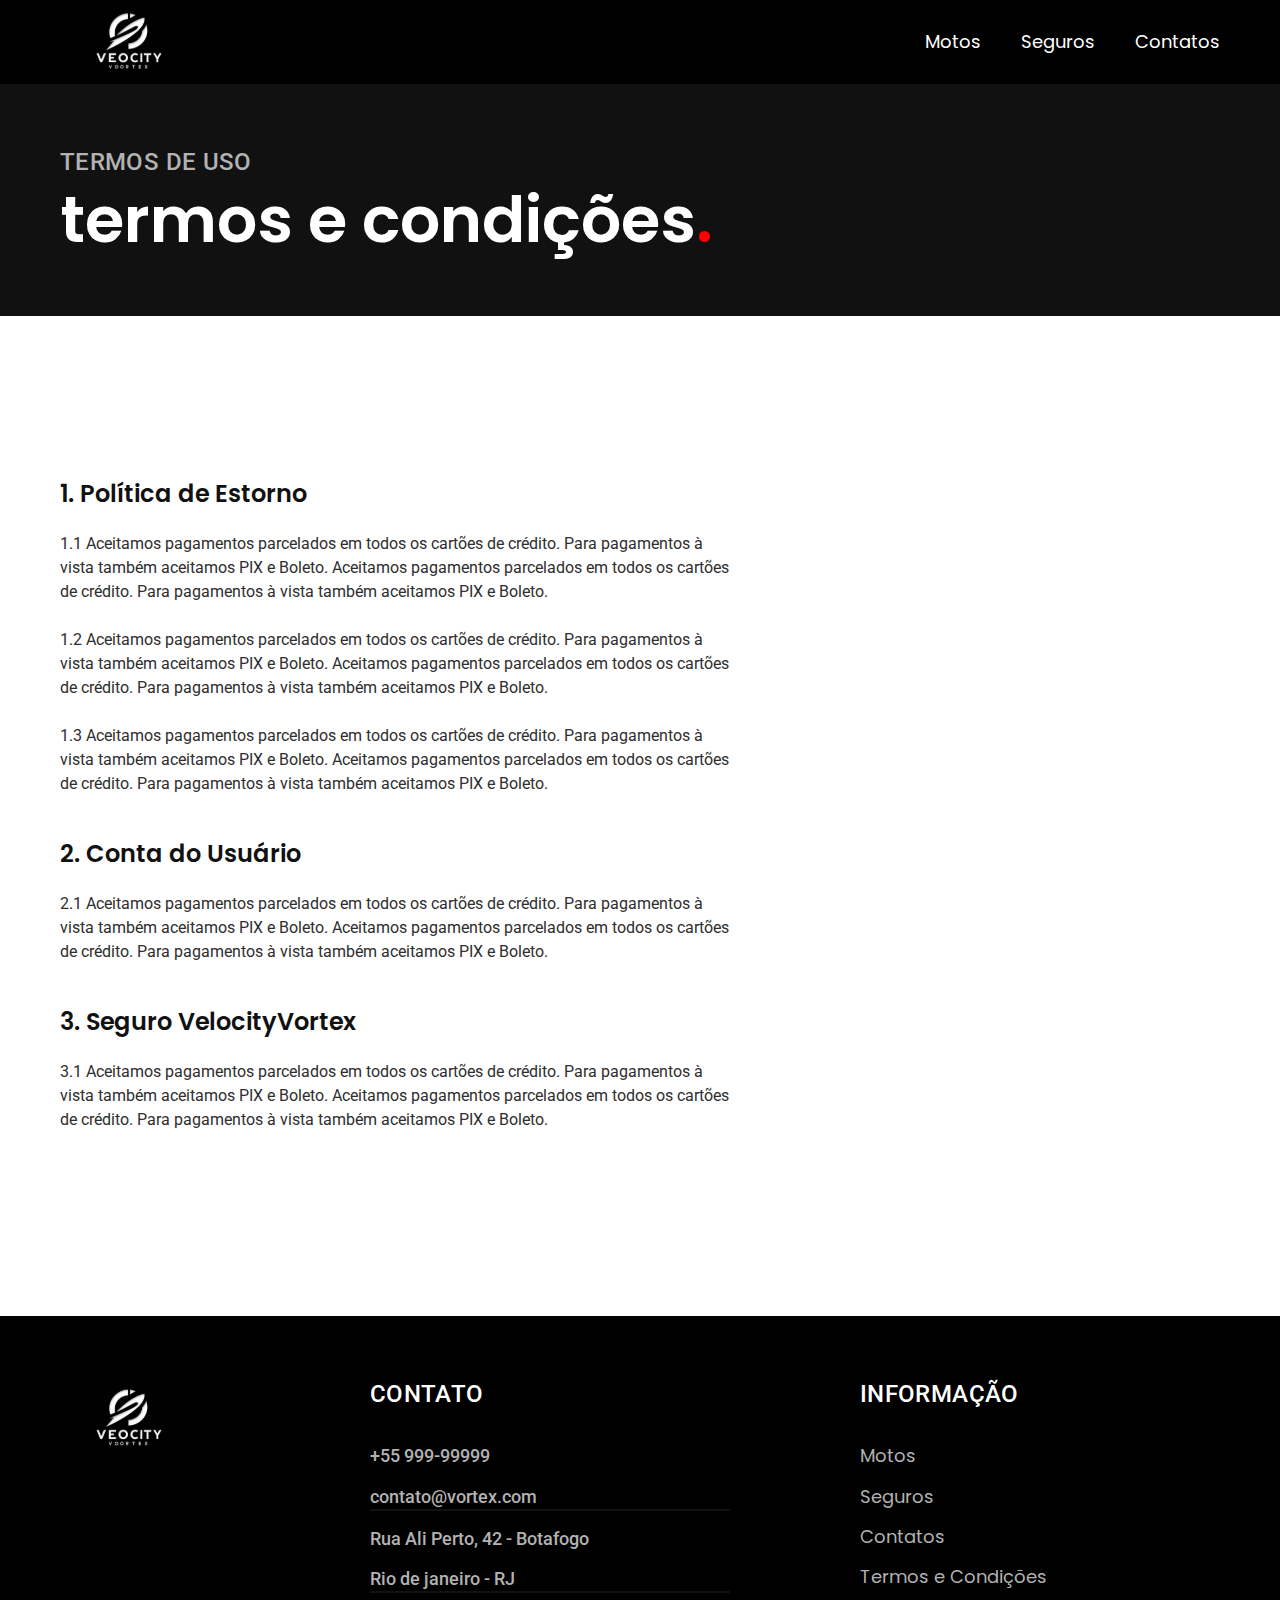
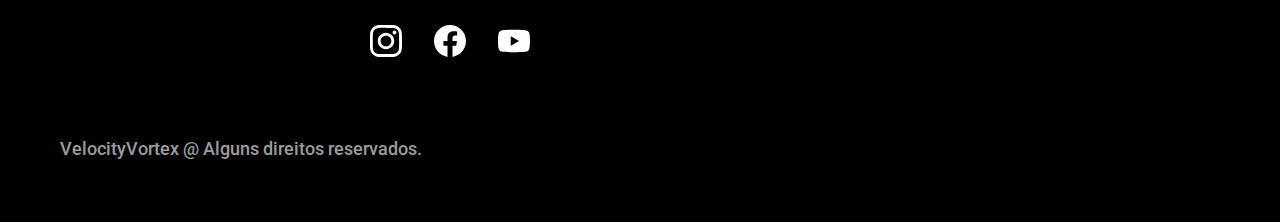
<file: termos.html>
<!DOCTYPE html>
<html lang="pt-br">

<head>
  <meta charset="UTF-8">
  <meta name="viewport" content="width=device-width, initial-scale=1.0">

  <title>Termos e Condições | VelocityVortex</title>
  <meta name="description" content="Termos e Condiçõe.">

  <link rel="icon" href="./favicon.svg" type="image/svg+xml">

  <link rel="preload" href="./css/style.min.css" as="style">
  <link rel="stylesheet" href="./css/style.min.css">
  <link rel="stylesheet" href="./css/style.min.css">

  <link rel="preconnect" href="https://fonts.googleapis.com">
  <link rel="preconnect" href="https://fonts.gstatic.com" crossorigin>
  <link href="https://fonts.googleapis.com/css2?family=Merriweather:ital,wght@1,900&family=Poppins:wght@400;600&family=Roboto:wght@400;500&display=swap" rel="stylesheet">
  <script>
    document.documentElement.classList.add('js');
  </script>
</head>

<body id="termos">
  <header class="header-bg">
    <div class="header conteiner">
      <a href="./index.html">
        <img src="./img01/logo (2).svg" width="136" height="32" alt="VelocityVortex">
      </a>

      <nav aria-label="primaria">
        <ul class="header-menu font-1-m cor-0">
          <li><a href="./motos.html">Motos</a></li>
          <li><a href="./seguros.html">Seguros</a></li>
          <li><a href="./contatos.html">Contatos</a></li>
        </ul>
      </nav>
    </div>
  </header>

  <main>
    <div class="titulo-bg">
      <div class="titulo conteiner">
        <p class="font-2-l-b cor-5">Termos de uso</p>
        <h1 class="font-1-xxl cor-0">termos e condições<span class="cor-p1">.</span></h1>
      </div>
    </div>

    <div class="termos conteiner">
      <div class="termos font-2-s cor-10 container">
        <h2 class="font-1-l cor-11">1. Política de Estorno</h2>
        <p>1.1 Aceitamos pagamentos parcelados em todos os cartões de crédito. Para pagamentos à vista também aceitamos PIX e Boleto. Aceitamos pagamentos parcelados em todos os cartões de crédito. Para pagamentos à vista também aceitamos PIX e Boleto.</p>
        <p>1.2 Aceitamos pagamentos parcelados em todos os cartões de crédito. Para pagamentos à vista também aceitamos PIX e Boleto. Aceitamos pagamentos parcelados em todos os cartões de crédito. Para pagamentos à vista também aceitamos PIX e Boleto.</p>
        <p>1.3 Aceitamos pagamentos parcelados em todos os cartões de crédito. Para pagamentos à vista também aceitamos PIX e Boleto. Aceitamos pagamentos parcelados em todos os cartões de crédito. Para pagamentos à vista também aceitamos PIX e Boleto.</p>
        <h2 class="font-1-l cor-11">2. Conta do Usuário</h2>
        <p>2.1 Aceitamos pagamentos parcelados em todos os cartões de crédito. Para pagamentos à vista também aceitamos PIX e Boleto. Aceitamos pagamentos parcelados em todos os cartões de crédito. Para pagamentos à vista também aceitamos PIX e Boleto.</p>
        <h2 class="font-1-l cor-11">3. Seguro VelocityVortex</h2>
        <p>3.1 Aceitamos pagamentos parcelados em todos os cartões de crédito. Para pagamentos à vista também aceitamos PIX e Boleto. Aceitamos pagamentos parcelados em todos os cartões de crédito. Para pagamentos à vista também aceitamos PIX e Boleto.</p>
      </div>
  </main>

  <footer class="footer-bg">
    <div class="footer conteiner">
      <img src="./img01/logo (2).svg" width="136" height="32" alt="VelocityVortex">
      <div class="footer-contato">
        <h3 class="font-2-l-b cor-0">Contato</h3>
        <ul class="font-2-m cor-5">
          <li><a href="tel:+5521999999999">+55 999-99999</a></li>
          <li><a href="mailto:contato@vortex.com">contato@vortex.com</a></li>
          <li>Rua Ali Perto, 42 - Botafogo</li>
          <li>Rio de janeiro - RJ</li>
        </ul>
        <div class="footer-redes">
          <a href="./">
            <img src="./img01/redes/instagram.svg" width="32" height="32" alt="Instagram">
          </a>
          <a href="./">
            <img src="./img01/redes/facebook.svg" width="32" height="32" alt="Facebook">
          </a>
          <a href="./">
            <img src="./img01/redes/youtube.svg" width="32" height="32" alt="Youtube">
          </a>
          </a>
        </div>
      </div>
      <div class="footer-informacao">
        <h3 class="font-2-l-b cor-0">Informação</h3>
        <nav>
          <ul class="font-1-m cor-5">
            <li><a href="./motos.html">Motos</a></li>
            <li><a href="./seguros.html">Seguros</a></li>
            <li><a href="./contatos.html">Contatos</a></li>
            <li><a href="./termos.html">Termos e Condições</a></li>
          </ul>
        </nav>
      </div>
      <p class="footer-copy font-2-m cor-6">VelocityVortex @ Alguns direitos reservados.</p>
    </div>
  </footer>
  <script src="./js/script.js"></script>
</body>

</html>
</file>
<file: css/style.min.css>
body{margin:0;font-family:Arial,Helvetica,sans-serif}blockquote,h1,h2,h3,h4,p,ul{margin:0}ul{padding:0;list-style:none}a{text-decoration:none;color:inherit}img{max-width:100%;height:auto;display:block}img[src$=".jpg"]{border-radius:4px}.header-bg{background-color:var(--cor-12)}.header{display:flex;flex-wrap:wrap;gap:20px;justify-content:space-between;align-items:center;padding-left:20px;padding-right:20px}.header-menu{font-weight:400;flex-wrap:wrap;display:flex;gap:40px}.header-menu a{display:inline-block;padding:16px 0;position:relative}.header-menu a::after{content:" ";display:block;height:2px;width:0;background:var(--cor-0);margin-top:4px;transition:.3s;position:absolute}.header-menu a.ativo::after,.header-menu a:hover:after{width:100%}@media (max-width:800px){.header-menu{gap:20px}.header-menu a{background:var(--cor-11);padding:12px 16px;border-radius:4px}.header-menu a:hover{background:var(--cor-10)}.header-menu a::after{display:none}}@media (max-width:400px){.header-menu{gap:12px}.header-menu a{padding:8px 12px;font-size:14px}}.introducao-bg{background:var(--cor-12);box-shadow:inset 0 -120px var(--cor-0)}.introducao{display:grid;grid-template-columns:1fr 1fr;gap:0 40px}.introducao-conteudo{align-self:end;padding-bottom:200px}.introducao img{width:100%;height:100%;object-fit:cover;border-radius:4px}.introducao h1{margin-bottom:32px}.introducao p{margin-bottom:20px}@media (max-width:800px){.introducao-bg{background:var(--cor-12);padding-top:40px;box-shadow:inset 0 -60px var(--cor-0)}.introducao{grid-template-columns:1fr;gap:32px}.introducao-conteudo{padding-bottom:0}.introducao h1{margin-bottom:16px}.introducao img{height:300px;width:100%}}.conteiner{box-sizing:border-box;max-width:1200px;padding-left:20px;padding-right:20px;margin-left:auto;margin-right:auto}.botao{display:inline-block;padding:16px 32px;background:linear-gradient(red,#c40b0b);border-radius:4px;box-shadow:0 1px 2px rgba(0,0,0,.1);text-transform:uppercase;color:var(--cor-p5);font:600 1.125rem/1.35 Poppins,sans-serif;max-width:max-content;border:none;cursor:pointer}.botao:hover{background:linear-gradient(#ff0d0d,#e51717)}.botao.secundario{background:var(--cor-10);color:var(--cor-2)}.botao.secundario:hover{background:var(--cor-9)}.botao.seta{display:flex;align-items:center}.botao.seta::after{content:'';display:inline-block;width:18px;height:10px;margin-left:12px;background-image:url(../img01/icones/seta.svg);transition:transform .2s}.botao.seta:hover::after{transform:translateX(8px)}@media (max-width:600px){.botao{padding:12px 16px;font-size:1rem}}.link{display:inline-block;color:var(--cor-p1);font:500 1.5rem/1.5 Poppins,sans-serif;text-transform:uppercase}.link::after{content:"";display:block;width:100%;height:4px;background-color:currentColor}.link:hover{color:var(--cor-0)}.titulo-bg{padding-top:60px;padding-bottom:60px;background-color:var(--cor-11)}.titulo p{margin-bottom:4px}@media(max-width:800px){.titulo-bg{padding-top:40px;padding-bottom:40px}.titulo p{font-size:1rem;text-transform:lowercase;font-weight:400}}.font-1-xs{font:400 0.75rem/1.35 Poppins,sans-serif}.font-2-xs{font:400 0.875rem/1.43 Roboto,sans-serif}.font-1-s{font:400 1rem/1.5 Poppins,sans-serif}.font-2-s{font:400 1rem/1.5 Roboto,sans-serif}.font-1-m,.font-1-m-b{font:400 1.125rem/1.35 Poppins,sans-serif}.font-1-m-b{font-weight:600}.font-2-m{font:500 1.125rem/1.35 Roboto,sans-serif}.font-1-l{font:400 1.5rem/1.5 Poppins,sans-serif}.font-2-l,.font-2-l-b{font:400 1.5rem/1.5 Roboto,sans-serif}.font-2-l-b{font-weight:500;letter-spacing:.015em;text-transform:uppercase}.font-1-xl{font:600 2rem/1.25 Poppins,sans-serif}.font-2-xl{font:500 2rem/1.25 Roboto,sans-serif}.font-1-xxl{font:600 4rem/1.125 Poppins,sans-serif}@media (max-width:1200px){.font-1-xxl{font-size:3rem}.font-2-l,.font-2-l-b{font-size:1.125rem}}@media (max-width:800px){.font-1-xxl{font-size:2rem}.font-1-xl,.font-2-xl{font-size:1.5rem}}:root{--cor-0:#fff;--cor-1:#f7f7f7;--cor-2:#ededed;--cor-3:#dedede;--cor-4:#ccc;--cor-5:#b2b2b2;--cor-6:#9c9c9c;--cor-7:#717171;--cor-8:#595959;--cor-9:#404040;--cor-10:#2e2e2e;--cor-11:#111;--cor-12:#000;--cor-p1:#ff0000;--cor-p2:#d90b0b;--cor-p3:#A60000;--cor-p4:#660000;--cor-p5:#330000}.cor-0{color:var(--cor-0)}.cor-1{color:var(--cor-1)}.cor-2{color:var(--cor-2)}.cor-3{color:var(--cor-3)}.cor-4{color:var(--cor-4)}.cor-5{color:var(--cor-5)}.cor-6{color:var(--cor-6)}.cor-7{color:var(--cor-7)}.cor-8{color:var(--cor-8)}.cor-9{color:var(--cor-9)}.cor-10{color:var(--cor-10)}.cor-11{color:var(--cor-11)}.cor-12{color:var(--cor-12)}.cor-p1{color:var(--cor-p1)}.cor-p2{color:var(--cor-p2)}.cor-p3{color:var(--cor-p3)}.cor-p4{color:var(--cor-p4)}.cor-p5{color:var(--cor-p5)}.bicicletas-lista{padding-top:60px;padding-bottom:120px}.bicicletas-lista h2{margin-bottom:40px}.bicicletas-lista ul{display:flex;gap:40px;padding:0 20px 20px 20px;max-width:1400px;margin-left:auto;margin-right:auto;overflow-x:auto}#bicicleta .bicicletas-lista ul{padding:0 0 20px 0}.bicicletas-lista li{flex:1;min-width:280px}.bicicletas-lista a{display:block}.bicicletas-lista img{margin-bottom:16px}.bicicletas-lista h3{margin-bottom:8px;display:flex;align-items:center}.bicicletas-lista h3::before{content:" ";display:inline-block;height:8px;width:12px;margin-right:8px;background-color:var(--cor-p1);transition:width .3s}.bicicletas-lista a:hover h3::before{width:24px}.bicicletas-lista li span{padding-left:20px}@media (max-width:800px){.bicicletas-lista{padding-bottom:60px}.bicicletas-lista ul{gap:20px}}.tec-bg{background-color:var(--cor-11);box-shadow:inset 0 80px var(--cor-0),inset 0 -80px var(--cor-0)}.tec{display:grid;grid-template-columns:1fr 1fr;gap:40px}.tec-img img{width:100%;height:100%;object-fit:cover;object-position:left}.tec-conteudo{padding-top:160px;padding-bottom:160px}.tec-conteudo h2{display:block;margin-bottom:32px}.tec-conteudo>p{display:block;margin-bottom:32px}.tec a{margin-bottom:80px}.tec-vatagens{display:flex;gap:40px}.tec-vatagens h3{margin-bottom:8px;width:max-content}.tec-vatagens img{width:24px;margin-bottom:8px}@media (max-width:800px){.tec-bg{box-shadow:initial}.tec{grid-template-columns:1fr}.tec-conteudo{padding-top:60px;padding-bottom:60px}.tec-img{display:none}.tec a{margin-bottom:60px}}@media (max-width:600px){.tec-vatagens{flex-direction:column}}.parceiros{padding-top:60px;padding-bottom:120px}.parceiros h2{margin-bottom:60px}.parceiros ul{padding:0 20px;max-width:1400px;display:grid;grid-template-columns:repeat(4,1fr);margin:0 auto}.parceiros li{display:flex;padding:32px;border-left:2px solid var(--cor-2)}.parceiros img{margin:auto}.parceiros li:first-child,.parceiros li:nth-child(5){border-left:none}.parceiros li:nth-child(n+5){border-top:2px solid var(--cor-2)}@media (max-width:800px){.parceiros{padding-bottom:60px}.parceiros h2{margin-bottom:20px}.parceiros ul{grid-template-columns:repeat(2,1fr)}.parceiros li:nth-child(n+3){display:flex;padding:20px;border-top:2px solid var(--cor-2)}.parceiros li:nth-child(odd){border-left:none}}.depoimento{display:grid;grid-template-columns:1fr 1fr;background-color:var(--cor-p1);overflow:hidden}.depoimento img{border-radius:0;width:100%;height:100%;object-fit:cover;border-radius:0}.depoimento-conteudo{padding:40px 40px 80px 80px;align-self:end}.depoimento-conteudo p{max-width:32ch;font-family:Merriwether;font-style:italic;font-weight:900;margin-bottom:32px;position:relative}.depoimento p::after,.depoimento p::before{font-size:5rem;color:var(--cor-p2);position:absolute}.depoimento p::before{content:"“";left:-50px;top:-20px}.depoimento p::after{content:"”"}@media (max-width:800px){.depoimento{grid-template-columns:1fr;text-align:center}.depoimento-conteudo{padding:40px 20px;justify-self:center}.depoimento img{max-height:200px}}.seguro-bg{background:var(--cor-11)}.seguro{padding-top:60px;padding-bottom:60px;display:grid;grid-template-columns:1fr 1fr;gap:40px;align-items:center}#seguros .seguro{padding-top:0}.seguro h2{grid-column:1/-1}.seguro-item{background-color:var(--cor-12);padding:32px 32px 32px 60px;display:grid;grid-template-columns:1fr auto;border-radius:4px}.seguro-item h3{margin-bottom:40px}.seguro-item span{grid-column:2;display:block;text-align:right}.seguro-item ul{grid-column:1/-1;margin-bottom:32px}.seguro-item li{display:flex;align-items:center;position:relative}.seguro-item li+li{margin-top:20px}.seguro-item li::before{content:" ";display:block;display:inline-block;width:13px;height:9px;background-image:url("../img01/icones/lista.svg");position:absolute;left:-21px}.seguro-item a{grid-column:1/-1;margin-bottom:32px}@media (max-width:800px){.seguro{grid-template-columns:1fr}}.footer-bg{background-color:var(--cor-12)}.footer{display:grid;grid-template-columns:3fr 5fr 4fr;gap:40px;padding-top:60px;padding-bottom:60px}.footer h3{margin-bottom:32px}.footer-contato ul{margin-bottom:32px}.footer-contato li:nth-child(2n):after{content:"";display:block;max-width:360px;height:2px;background:var(--cor-11);margin-bottom:16px}.footer li{margin-bottom:16px}.footer-redes{display:flex;gap:32px}.footer a:hover{color:var(--cor-0)}.footer-copy{grid-column:1/-1;margin-top:40px}@media(max-width:800px){.footer>img{display:none}.footer{grid-template-columns:1fr 1fr}}@media(max-width:600px){.footer{grid-template-columns:1fr;gap:60px}.footer-copy{margin-top:0}}.termos{padding-top:80px;padding-bottom:80px}.termos h2{font-weight:600;margin-bottom:20px}.termos p+h2{margin-top:40px}.termos p{max-width:75ch;margin-bottom:24px}.bi-bg{background-image:linear-gradient(to right,var(--cor-0) 30%,var(--cor-11) 0)}.bi{display:grid;grid-template-columns:1fr 1fr;gap:40px;padding-top:60px;padding-bottom:60px}.bi-img{display:grid}.bi-img img{grid-area:1/1}.bi-img span{grid-area:1/1;place-self:start end;margin-top:20px;background:var(--cor-12);display:inline-block;padding:8px 16px 8px 8px;border-radius:4px 0 0 4px}.bi-conteudo{display:grid;grid-template-columns:1fr auto;align-content:start}.bi h2,.bi p{grid-column:1/-1}.bi h2{margin-bottom:20px}.bi h2::before{content:"";display:block;width:12px;height:8px;background-color:var(--cor-p1);margin-bottom:8px}.bi p{margin-bottom:32px}.bi a{place-self:end}.bi li{display:flex;align-items:center}.bi ul{display:grid;gap:16px}.bi-conteudo img{width:24px;margin-right:8px}@media (max-width:800px){.bi-bg{background:var(--cor-11)}.bi{grid-template-columns:1fr;gap:20px;padding-top:40px;padding-bottom:40px}}@media (max-width:600px){.bi-conteudo{grid-template-columns:1fr}.bi ul{font-size:1rem;grid-template-columns:1fr 1fr;margin-bottom:32px}.bi a{place-self:star}}.van-bg{background-color:var(--cor-12)}.van{padding-top:120px;padding-bottom:120px}.van h2{margin-bottom:60px}.van ul{display:grid;grid-template-columns:repeat(auto-fit,minmax(280px,max-content));gap:40px 80px}.van h3,.van img{margin-bottom:8px}@media (max-width:800px){.van{padding-top:60px;padding-bottom:60px}.van h2{margin-bottom:40px}.van ul{gap:20px}}.perguntas{padding-top:120px;padding-bottom:120px}.perguntas h2{margin-bottom:60px}.perguntas dl>div{padding:20px;border-radius:4px}.perguntas dl>div:nth-child(odd){background-color:var(--cor-1)}.perguntas button{display:grid;grid-template-columns:auto 1fr auto;align-items:center;gap:8px;cursor:pointer;border:none;background:0 0;width:100%;text-align:left}.perguntas button::before{content:"";display:inline-block;width:12px;height:8px;background-color:var(--cor-p1)}.perguntas button::after{content:"";display:inline-block;width:14px;height:6px;background:url("../img01/icones/seta-abrir.svg");transition:.3s}.perguntas button:hover::after,perguntas button[aria-expanded=true]::after{transform:rotate(180deg)}.js .perguntas dd{display:none}.js .perguntas dd.ativar{display:block}.perguntas dd{padding-left:20px;padding-top:16px;max-width:80ch}@media (max-width:800px){.perguntas{padding-top:60px;padding-bottom:60px}.perguntas h2{margin-bottom:40px}}.bis{display:grid;grid-template-columns:1fr 1fr;align-items:start;gap:40px;padding-top:60px;padding-bottom:60px}#bicicleta .titulo p{text-transform:uppercase}.bis-img{display:flex;flex-wrap:wrap;gap:20px}.bis-img img{flex:1;min-width:200px}.bis-img img:first-child{min-width:100%}.bis-conteudo>p{margin-bottom:32px}.bis-comprar{display:grid;grid-template-columns:max-content auto;align-items:center;justify-items:start;gap:8px 12px;margin-bottom:40px}.bis-comprar a{grid-row:span 2}.bis-comprar span{display:flex;align-items:center;background-color:var(--cor-12);gap:8px;padding:4px 8px;border-radius:4px}.bis-conteudo h2{text-transform:uppercase;letter-spacing:0,15em;margin-bottom:12px}.bis-ficha,.bis-info{padding:32px;background-color:var(--cor-12);border-radius:4px}.bis-info{margin-bottom:40px;display:grid;grid-template-columns:1fr 1fr;gap:32px}.bis-info img{width:24px;margin-bottom:8px}.bis-info h3{margin-bottom:8px}.bis-ficha li{padding:4px 0;display:flex;justify-content:space-between;border-bottom:1px solid var(--cor-11)}.bis-ficha li:last-child{border-bottom:none}.bis-ficha span{color:var(--cor-6)}@media (max-width:800px){.bis{grid-template-columns:1fr;padding-top:40px;padding-bottom:40px}.bis-img{grid-row:2}}@media (max-width:400px){.bis-info{grid-template-columns:1fr}.bis-comprar{grid-template-columns:1fr}}.seg-bg{background-color:var(--cor-11);box-shadow:inset 0 120px var(--cor-0),inset 0 -120px var(--cor-12)}.seg{display:grid;grid-template-columns:1fr 1fr;gap:40px}.seg-img img{width:100%;height:100%;object-fit:cover}.seg-conteudo{padding-top:180px;padding-bottom:180px}.seg h2{margin-bottom:32px}.seg p{margin-bottom:20px}@media(max-width:800px){.seg-bg{box-shadow:inset 0 -60px var(--cor-12)}.seg{grid-template-columns:1fr}.seg-conteudo{grid-row:1;padding-top:40px;padding-bottom:0}}#contato{background:linear-gradient(var(--cor-11) 600px,var(--cor-1) 0)}.contato{display:grid;grid-template-columns:5fr 7fr}.contato-dados,.contato-formulario{padding:60px;box-shadow:0 1px 2px rgba(0,0,0,.1)}.contato-dados{border-radius:5px 0 0 5px;background:var(--cor-12)}.contato-formulario{border-radius:0 5px 5px 0;background:var(--cor-0)}.contato-dados h2{margin-bottom:60px}.contato-endereco{margin-bottom:32px;padding-left:28px;background:url("../img01/icones/local.svg") no-repeat 0 2px}.contato-endereco p{margin-bottom:8px}.contato-meios a{display:block;max-width:max-content;margin-bottom:8px;padding-left:28px}.contato-meios a:hover{color:var(--cor-0)}.contato-meios a:first-child{background:url("../img01/icones/email.svg") no-repeat 0 2px}.contato-meios a:nth-child(2){margin-bottom:32px}.contato-meios a:nth-child(3){background:url("../img01/icones/telefone.svg") no-repeat 0 2px;margin-bottom:60px}.contato-redes{display:flex;gap:32px;padding-left:28px}@media (max-width:800px){.contato{grid-template-columns:1fr}.contato-dados,.contato-formulario{padding:20px}.contato-dados{border-radius:5px 5px 0 0}.contato-formulario{border-radius:0 0 5px 5px}.contato-dados h2,.contato-meios a:nth-child(3){margin-bottom:32px}.contato-redes{margin-bottom:12px}}.lojas{display:grid;grid-template-columns:1fr 1fr;gap:0 40px;padding-top:120px;padding-bottom:120px}.lojas h2{grid-column:1/-1;margin-bottom:60px}.lojas img{border-radius:4px 4px 0 0}.lojas-item{border-radius:4px;background:var(--cor-0);box-shadow:0 1px 2px rgba(0,0,0,.1)}.lojas-conteudo{display:grid;grid-template-columns:1fr 1fr;gap:32px 16px;padding:32px}.lojas-conteudo h3,.lojas-tempo{grid-column:1/-1}.lojas-dados{display:grid;gap:8px;border-left:2px solid var(--cor-2);padding-left:12px}.lojas-tempo{display:flex;align-items:center;gap:8px}@media (max-width:800px){.lojas{gap:20px;padding-top:60px;padding-bottom:60px}.lojas h2{margin-bottom:32px}.lojas-conteudo{grid-template-columns:1fr}}@media (max-width:600px){.lojas{grid-template-columns:1fr}}.form{display:grid;grid-template-columns:1fr 1fr;gap:20px}.form label{display:block;font:600 1rem/1.5 Poppins,sans-serif;margin-bottom:4px}.form .col-2{grid-column:span 2}.form input[type=email],.form input[type=text],.form textarea{font:400 1rem/1.5 Roboto,sans-serif;background:var(--cor-1);border:1px solid var(--cor-2);padding:12px;border-radius:4px;width:100%;box-sizing:border-box}.form input[type=email]:focus,.form input[type=text]:focus,.form textarea:focus{outline:0;border-color:var(--cor-p1);background:var(--cor-0);box-shadow:0 0 0 2px #fea}@media (max-width:600px){.form{grid-template-columns:1fr}.form .col-2{grid-column:1}}#orcamento{background:linear-gradient(var(--cor-11) 600px,var(--cor-1) 0)}.orcamento{display:grid;grid-template-columns:5fr 7fr;padding-bottom:120px}.orcamento h2{text-transform:uppercase;position:relative;display:flex;align-items:center}.orcamento h2::before{content:"";display:inline-block;width:4px;height:8px;background-color:var(--cor-p1);position:absolute;left:-12px}.orcamento-dados,.orcamento-produto{padding:60px;box-shadow:0 1px 2px rgba(0,0,0,.1)}.orcamento-produto{border-radius:5px 0 0 5px;background:var(--cor-12);display:grid;grid-template-columns:1fr 1fr;gap:20px;align-content:start}.orcamento-produto>*{grid-column:1/-1}.orcamento-produto>label{grid-column:initial}.orcamento-produto label{font:400 1rem/1.5 Poppins,sans-serif;color:var(--cor-4);background-color:var(--cor-10);padding:12px 16px;border-radius:4px;cursor:pointer;display:grid;grid-template-columns:auto 1fr auto;align-items:center;border:1px solid var(--cor-10)}.orcamento-produto input:checked+label{background:var(--cor-0);color:var(--cor-11)}.orcamento-produto label::before{content:"";display:inline-block;box-sizing:border-box;width:12px;height:12px;border:1px solid var(--cor-6);border-radius:50%;margin-right:8px}.orcamento-produto input:checked+label::before{border-color:var(--cor-7);box-shadow:inset 0 0 0 3px var(--cor-0),inset 0 0 0 6px var(--cor-7)}.orcamento-produto label:hover{background-color:var(--cor-9);border-color:var(--cor-9)}.orcamento-produto input:focus+label{box-shadow:0 0 0 2px var(--cor-p1);border-color:var(--cor-12)}.orcamento-produto label span{display:none}.orcamento-produto input:checked+label span{display:inline-block}.orcamento-produto input{opacity:0;position:absolute;pointer-events:none}.orcamento-dados{border-radius:0 5px 5px 0;background:var(--cor-0)}.orcamento-conteudo{display:none}.orcamento-conteudo h2,.orcamento-dados h2:nth-of-type(n+2){margin-top:20px}#VelocityVortex:checked~#orcamento-VelocityVortex,#seguro:checked~#orcamento-seguro{display:grid;gap:20px}.orcamento-detalhes{display:none;background:var(--cor-0);padding:20px;grid-template-columns:1fr 1fr;border-radius:4px;align-items:center}.orcamento-detalhes li{display:flex;align-items:center;margin-bottom:8px}.orcamento-detalhes li img{width:16px;margin-right:8px}.orcamento-produto input:checked+label+.orcamento-detalhes{display:grid}@media (max-width:1200px){.orcamento-dados,.orcamento-produto{padding:32px}}@media (max-width:800px){.orcamento{grid-template-columns:1fr}.orcamento-produto{border-radius:5px 5px 0 0}.orcamento-dados{border-radius:0 0 5px 5px}}@media (max-width:400px){.orcamento-produto{grid-template-columns:1fr}}.js .fadeInDown{transform:translate3d(0,-20px,0)}.js .fadeInUp{transform:translate3d(0,20px,0)}.js .fadeInRight{transform:translate3d(20px,0,0)}.js .fadeInLeft{transform:translate3d(-20px,0,0)}.js [data-anime]{opacity:0}.js .anime{opacity:1;transform:none;transition:transform .8s,opacity .8s}
</file>
